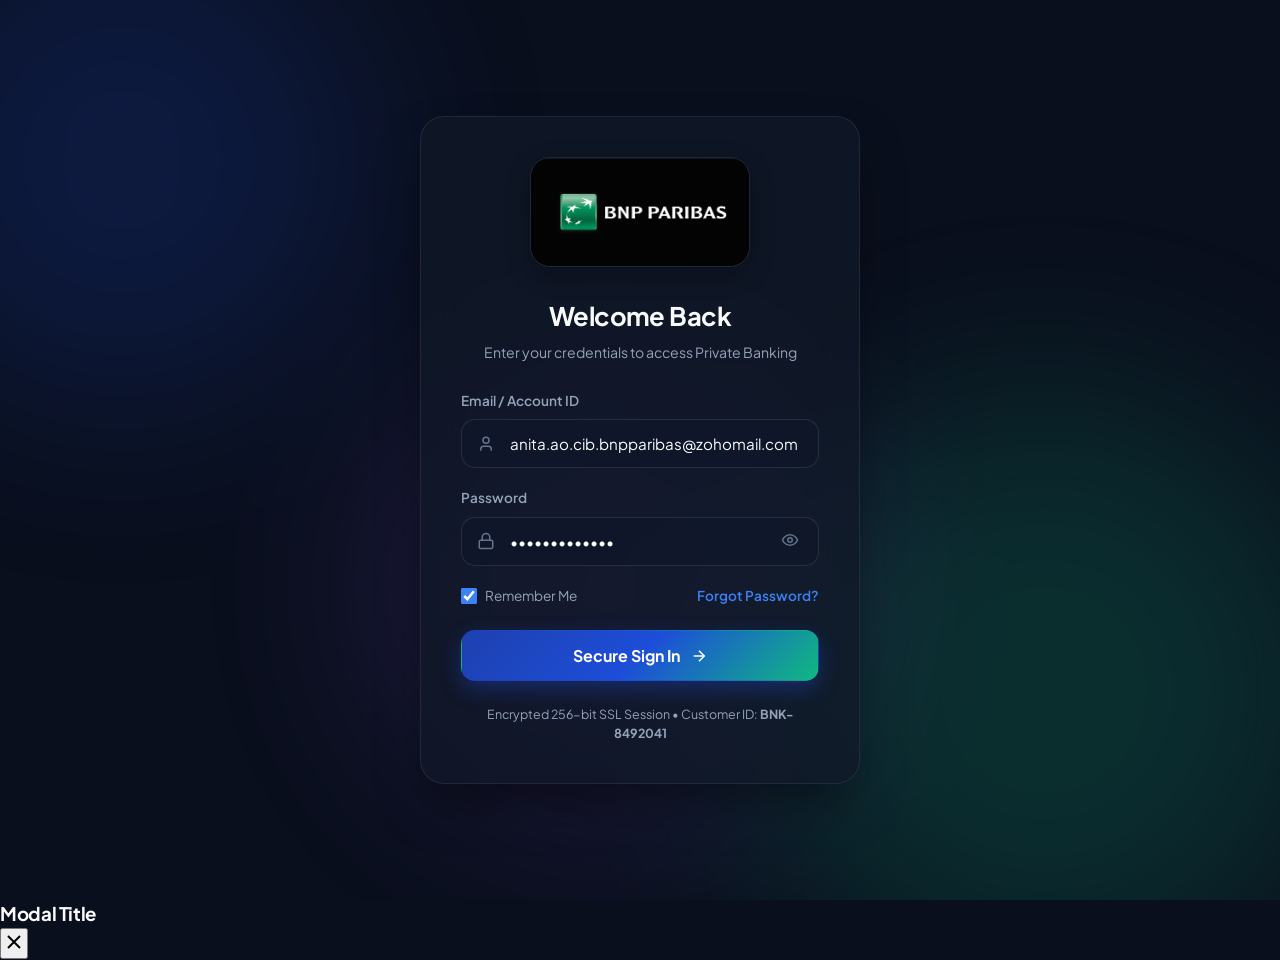
<file: index.html>
<!DOCTYPE html>
<html lang="en" data-theme="dark">

<head>
  <meta charset="UTF-8">
  <meta name="viewport" content="width=device-width, initial-scale=1.0">
  <title>BNP Paribas Securities Corp - Login</title>
  <meta name="description" content="Secure digital banking authentication portal.">
  <!-- Favicon -->
  <link rel="icon" type="image/png" href="assets/logo.png?v=3">
  <link rel="apple-touch-icon" href="assets/logo.png?v=3">
  <meta name="theme-color" content="#0A0F1D">
  <link rel="stylesheet" href="css/style.css">
  <link rel="stylesheet" href="css/animations.css">
  <style>
    .login-container {
      min-height: 100vh;
      display: flex;
      flex-direction: column;
      align-items: center;
      justify-content: center;
      padding: 20px;
      position: relative;
      z-index: 2;
    }

    .login-card {
      width: 100%;
      max-width: 440px;
      padding: 40px;
      background: rgba(17, 24, 39, 0.75);
      border: 1px solid var(--glass-border);
      border-radius: var(--radius-xl);
      backdrop-filter: blur(24px);
      -webkit-backdrop-filter: blur(24px);
      box-shadow: 0 25px 50px -12px rgba(0, 0, 0, 0.5);
    }

    .login-logo {
      text-align: center;
      margin-bottom: 32px;
    }

    .login-logo svg {
      width: 220px;
      height: 55px;
    }

    .login-header {
      text-align: center;
      margin-bottom: 28px;
    }

    .login-header h2 {
      font-size: 1.6rem;
      margin-bottom: 6px;
    }

    .login-header p {
      font-size: 0.88rem;
    }

    .login-options {
      display: flex;
      align-items: center;
      justify-content: space-between;
      margin-bottom: 24px;
      font-size: 0.85rem;
    }

    .remember-me {
      display: flex;
      align-items: center;
      gap: 8px;
      cursor: pointer;
      color: var(--text-secondary);
    }

    .remember-me input {
      accent-color: var(--accent-blue);
      width: 16px;
      height: 16px;
    }

    .forgot-link {
      color: var(--accent-blue);
      font-weight: 600;
    }

    .btn-login {
      width: 100%;
      padding: 14px;
      font-size: 1rem;
      font-weight: 700;
    }

    .login-footer-info {
      margin-top: 24px;
      text-align: center;
      font-size: 0.78rem;
      color: var(--text-muted);
    }

    @media (max-width: 480px) {
      .login-card {
        padding: 24px 16px;
        border-radius: var(--radius-lg);
      }

      .login-logo img {
        width: 70px !important;
        height: 70px !important;
      }

      .login-header h2 {
        font-size: 1.3rem;
      }

      .login-header p {
        font-size: 0.8rem;
      }

      .login-options {
        flex-direction: column;
        align-items: flex-start;
        gap: 12px;
      }
    }
  </style>
</head>

<body>

  <!-- Ambient Light Blobs -->
  <div class="ambient-bg">
    <div class="ambient-blob blob-1"></div>
    <div class="ambient-blob blob-2"></div>
    <div class="ambient-blob blob-3"></div>
  </div>

  <!-- Disclaimer Banner -->


  <main class="login-container">
    <div class="login-card slide-up">
      <div class="login-logo" style="text-align: center; margin-bottom: 24px;">
        <img src="assets/logo.png?v=3" alt="BNP Paribas Securities Corp Logo"
          style="width: 220px; height: 110px; object-fit: contain; border-radius: var(--radius-lg); box-shadow: 0 8px 24px rgba(0,0,0,0.3); border: 1px solid var(--glass-border);">
      </div>

      <div class="login-header">
        <h2>Welcome Back</h2>
        <p>Enter your credentials to access Private Banking</p>
      </div>

      <form id="loginForm" onsubmit="App.handleLogin(event)">
        <div class="form-group">
          <label class="form-label" for="username">Email / Account ID</label>
          <div class="input-with-icon">
            <span class="input-icon">
              <svg xmlns="http://www.w3.org/2000/svg" width="18" height="18" viewBox="0 0 24 24" fill="none"
                stroke="currentColor" stroke-width="2">
                <path d="M19 21v-2a4 4 0 0 0-4-4H9a4 4 0 0 0-4 4v2" />
                <circle cx="12" cy="7" r="4" />
              </svg>
            </span>
            <input type="text" id="username" class="form-control" value="anita.ao.cib.bnpparibas@zohomail.com" required
              placeholder="e.g. anita.ao.cib.bnpparibas@zohomail.com">
          </div>
        </div>

        <div class="form-group">
          <label class="form-label" for="password">Password</label>
          <div class="input-with-icon">
            <span class="input-icon">
              <svg xmlns="http://www.w3.org/2000/svg" width="18" height="18" viewBox="0 0 24 24" fill="none"
                stroke="currentColor" stroke-width="2">
                <rect x="3" y="11" width="18" height="11" rx="2" ry="2" />
                <path d="M7 11V7a5 5 0 0 1 10 0v4" />
              </svg>
            </span>
            <input type="password" id="password" class="form-control" value="DavidMck@3000" required
              placeholder="Enter password">
            <button type="button" class="input-toggle-pwd" onclick="App.togglePasswordVisibility()">
              <svg xmlns="http://www.w3.org/2000/svg" width="18" height="18" viewBox="0 0 24 24" fill="none"
                stroke="currentColor" stroke-width="2">
                <path d="M2 12s3-7 10-7 10 7 10 7-3 7-10 7-10-7-10-7Z" />
                <circle cx="12" cy="12" r="3" />
              </svg>
            </button>
          </div>
        </div>

        <div class="login-options">
          <label class="remember-me">
            <input type="checkbox" id="rememberMe" checked>
            <span>Remember Me</span>
          </label>
          <a href="#" class="forgot-link" onclick="App.handleForgot(event)">Forgot Password?</a>
        </div>

        <button type="submit" id="loginBtn" class="btn btn-primary btn-login">
          <span>Secure Sign In</span>
          <svg xmlns="http://www.w3.org/2000/svg" width="18" height="18" viewBox="0 0 24 24" fill="none"
            stroke="currentColor" stroke-width="2">
            <line x1="5" y1="12" x2="19" y2="12" />
            <polyline points="12 5 19 12 12 19" />
          </svg>
        </button>
      </form>

      <div class="login-footer-info">
        <p>Encrypted 256-bit SSL Session • Customer ID: <strong>BNK-8492041</strong></p>
      </div>
    </div>
  </main>


  <script src="js/storage.js"></script>
  <script src="js/helpers.js"></script>
  <script src="js/ui.js"></script>
  <script src="js/app.js"></script>
  <script>
    document.addEventListener('DOMContentLoaded', () => {
      UI.init();
      App.initLogin();
    });
  </script>
</body>

</html>
</file>
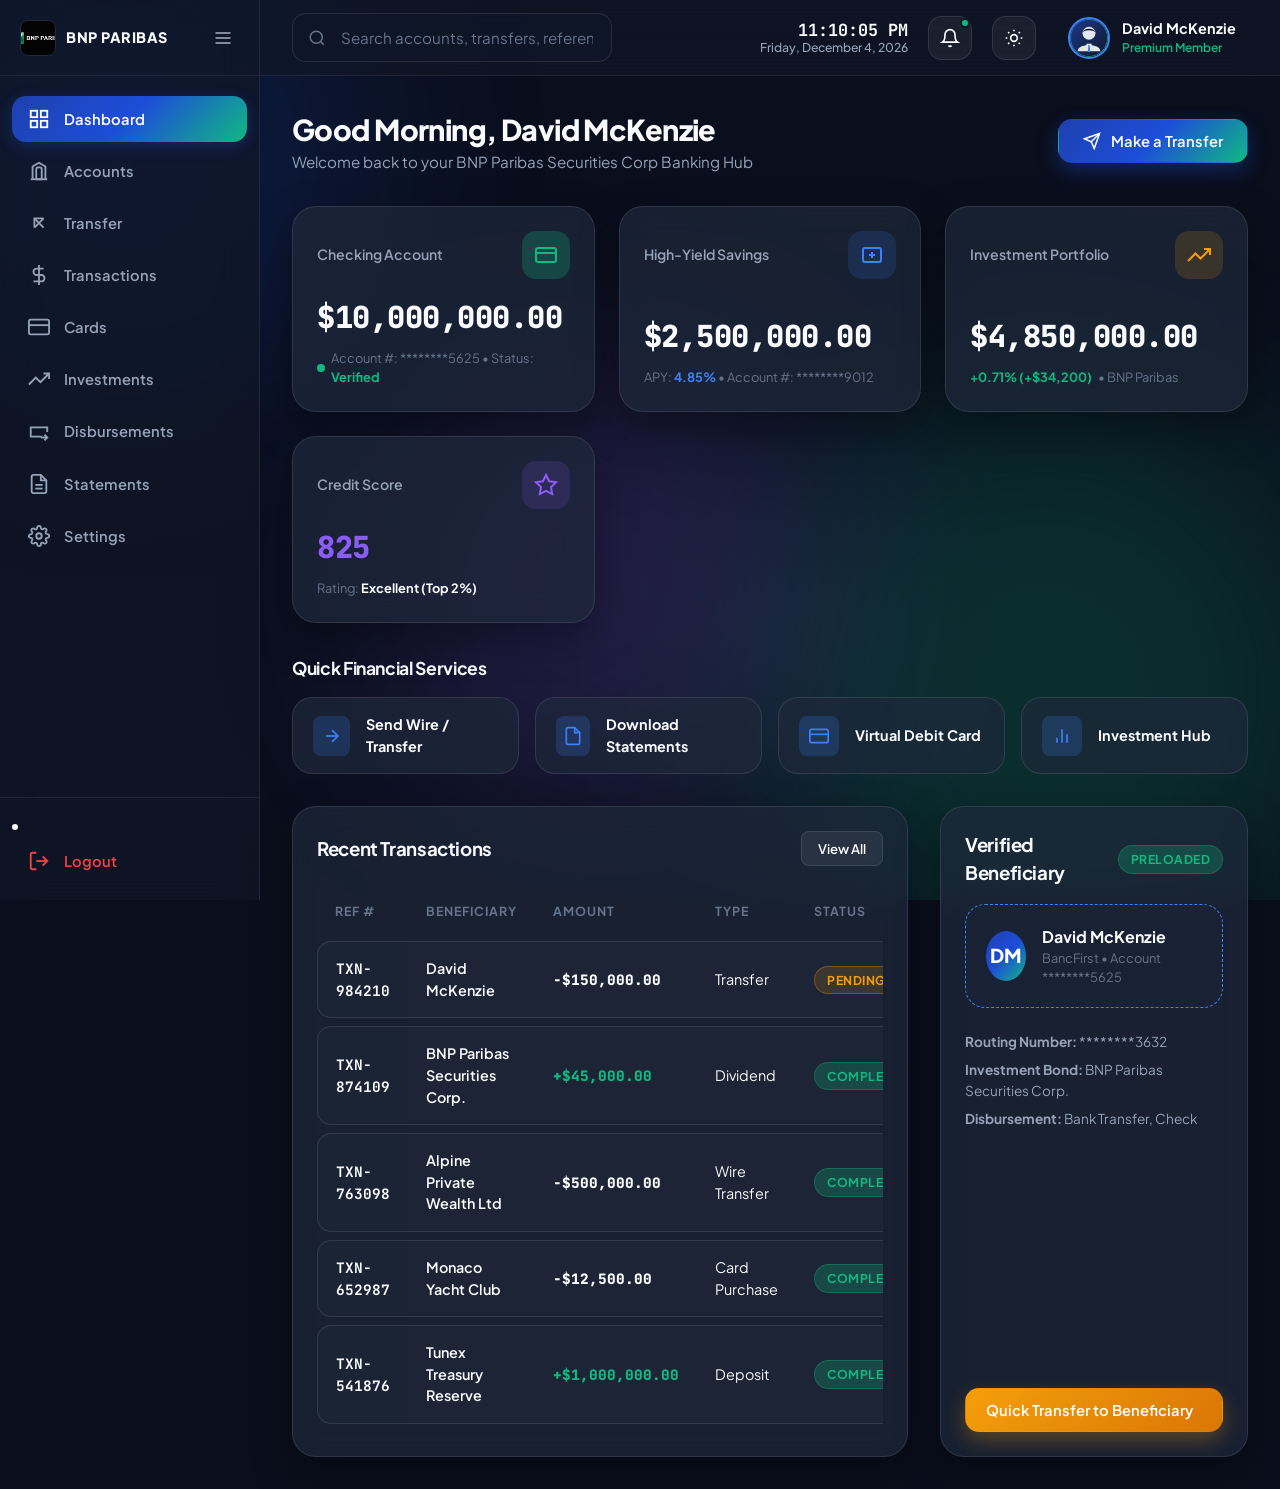
<file: dashboard.html>
<!DOCTYPE html>
<html lang="en" data-theme="dark">

<head>
  <meta charset="UTF-8">
  <meta name="viewport" content="width=device-width, initial-scale=1.0">
  <title>BNP Paribas Securities Corp - Dashboard</title>
  <meta name="description" content="BNP Paribas Securities Corp Online Banking Dashboard.">
  <!-- Favicon -->
  <link rel="icon" type="image/png" href="assets/logo.png?v=3">
  <link rel="apple-touch-icon" href="assets/logo.png?v=3">
  <meta name="theme-color" content="#0A0F1D">
  <link rel="stylesheet" href="css/style.css">
  <link rel="stylesheet" href="css/animations.css">
  <link rel="stylesheet" href="css/dashboard.css">
  <link rel="stylesheet" href="css/transfer.css">
  <link rel="stylesheet" href="css/responsive.css">
</head>

<body>

  <!-- Ambient Light Blobs -->
  <div class="ambient-bg">
    <div class="ambient-blob blob-1"></div>
    <div class="ambient-blob blob-2"></div>
    <div class="ambient-blob blob-3"></div>
  </div>

  <!-- Disclaimer Banner -->


  <div class="app-container">

    <!-- Sidebar Navigation -->
    <aside id="appSidebar" class="app-sidebar">
      <div class="sidebar-header">
        <a href="#" class="sidebar-logo" onclick="Dashboard.switchView('dashboard')"
          style="display: flex; align-items: center; gap: 10px;">
          <img src="assets/logo.png?v=3" alt="Logo"
            style="height: 36px; width: 36px; border-radius: 8px; object-fit: cover; border: 1px solid var(--glass-border);">
          <span class="sidebar-logo-text"
            style="font-size: 0.90rem; font-weight: 800; letter-spacing: 0.5px; color: var(--text-primary);">BNP
            PARIBAS</span>
        </a>
        <button class="sidebar-toggle-btn" onclick="Dashboard.toggleSidebar()" title="Toggle Sidebar">
          <svg xmlns="http://www.w3.org/2000/svg" width="20" height="20" viewBox="0 0 24 24" fill="none"
            stroke="currentColor" stroke-width="2">
            <line x1="3" y1="12" x2="21" y2="12" />
            <line x1="3" y1="6" x2="21" y2="6" />
            <line x1="3" y1="18" x2="21" y2="18" />
          </svg>
        </button>
      </div>

      <ul class="sidebar-menu">
        <li class="sidebar-menu-item active" data-view="dashboard">
          <a href="#" onclick="Dashboard.switchView('dashboard')">
            <svg xmlns="http://www.w3.org/2000/svg" width="22" height="22" viewBox="0 0 24 24" fill="none"
              stroke="currentColor" stroke-width="2">
              <rect x="3" y="3" width="7" height="7" />
              <rect x="14" y="3" width="7" height="7" />
              <rect x="14" y="14" width="7" height="7" />
              <rect x="3" y="14" width="7" height="7" />
            </svg>
            <span class="menu-label">Dashboard</span>
          </a>
        </li>
        <li class="sidebar-menu-item" data-view="accounts">
          <a href="#" onclick="Dashboard.switchView('accounts')">
            <svg xmlns="http://www.w3.org/2000/svg" width="22" height="22" viewBox="0 0 24 24" fill="none"
              stroke="currentColor" stroke-width="2">
              <path d="M3 21h18" />
              <path d="M5 21V7l7-4 7 4v14" />
              <path d="M9 10a2 2 0 0 1 2-2h2a2 2 0 0 1 2 2v11H9V10z" />
            </svg>
            <span class="menu-label">Accounts</span>
          </a>
        </li>
        <li class="sidebar-menu-item" data-view="transfer">
          <a href="#" onclick="Dashboard.switchView('transfer')">
            <svg xmlns="http://www.w3.org/2000/svg" width="22" height="22" viewBox="0 0 24 24" fill="none"
              stroke="currentColor" stroke-width="2">
              <line x1="17" y1="17" x2="7" y2="7" />
              <polyline points="7 17 7 7 17 7" />
              <line x1="7" y1="17" x2="17" y2="7" />
            </svg>
            <span class="menu-label">Transfer</span>
          </a>
        </li>
        <li class="sidebar-menu-item" data-view="transactions">
          <a href="#" onclick="Dashboard.switchView('transactions')">
            <svg xmlns="http://www.w3.org/2000/svg" width="22" height="22" viewBox="0 0 24 24" fill="none"
              stroke="currentColor" stroke-width="2">
              <line x1="12" y1="1" x2="12" y2="23" />
              <path d="M17 5H9.5a3.5 3.5 0 0 0 0 7h5a3.5 3.5 0 0 1 0 7H6" />
            </svg>
            <span class="menu-label">Transactions</span>
          </a>
        </li>
        <li class="sidebar-menu-item" data-view="cards">
          <a href="#" onclick="Dashboard.switchView('cards')">
            <svg xmlns="http://www.w3.org/2000/svg" width="22" height="22" viewBox="0 0 24 24" fill="none"
              stroke="currentColor" stroke-width="2">
              <rect x="1" y="4" width="22" height="16" rx="2" ry="2" />
              <line x1="1" y1="10" x2="23" y2="10" />
            </svg>
            <span class="menu-label">Cards</span>
          </a>
        </li>
        <li class="sidebar-menu-item" data-view="investments">
          <a href="#" onclick="Dashboard.switchView('investments')">
            <svg xmlns="http://www.w3.org/2000/svg" width="22" height="22" viewBox="0 0 24 24" fill="none"
              stroke="currentColor" stroke-width="2">
              <polyline points="23 6 13.5 15.5 8.5 10.5 1 18" />
              <polyline points="17 6 23 6 23 12" />
            </svg>
            <span class="menu-label">Investments</span>
          </a>
        </li>
        <li class="sidebar-menu-item" data-view="disbursements">
          <a href="#" onclick="Dashboard.switchView('disbursements')">
            <svg xmlns="http://www.w3.org/2000/svg" width="22" height="22" viewBox="0 0 24 24" fill="none"
              stroke="currentColor" stroke-width="2">
              <path d="M21 12V7H3v10h12" />
              <path d="M18 15l3 3-3 3" />
              <path d="M14 18h7" />
            </svg>
            <span class="menu-label">Disbursements</span>
          </a>
        </li>
        <li class="sidebar-menu-item" data-view="statements">
          <a href="#" onclick="Dashboard.switchView('statements')">
            <svg xmlns="http://www.w3.org/2000/svg" width="22" height="22" viewBox="0 0 24 24" fill="none"
              stroke="currentColor" stroke-width="2">
              <path d="M14 2H6a2 2 0 0 0-2 2v16a2 2 0 0 0 2 2h12a2 2 0 0 0 2-2V8z" />
              <polyline points="14 2 14 8 20 8" />
              <line x1="16" y1="13" x2="8" y2="13" />
              <line x1="16" y1="17" x2="8" y2="17" />
            </svg>
            <span class="menu-label">Statements</span>
          </a>
        </li>
        <li class="sidebar-menu-item" data-view="settings">
          <a href="#" onclick="Dashboard.switchView('settings')">
            <svg xmlns="http://www.w3.org/2000/svg" width="22" height="22" viewBox="0 0 24 24" fill="none"
              stroke="currentColor" stroke-width="2">
              <circle cx="12" cy="12" r="3" />
              <path
                d="M19.4 15a1.65 1.65 0 0 0 .33 1.82l.06.06a2 2 0 0 1 0 2.83 2 2 0 0 1-2.83 0l-.06-.06a1.65 1.65 0 0 0-1.82-.33 1.65 1.65 0 0 0-1 1.51V21a2 2 0 0 1-2 2 2 2 0 0 1-2-2v-.09A1.65 1.65 0 0 0 9 19.4a1.65 1.65 0 0 0-1.82.33l-.06.06a2 2 0 0 1-2.83 0 2 2 0 0 1 0-2.83l.06-.06a1.65 1.65 0 0 0 .33-1.82 1.65 1.65 0 0 0-1.51-1H3a2 2 0 0 1-2-2 2 2 0 0 1 2-2h.09A1.65 1.65 0 0 0 4.6 9a1.65 1.65 0 0 0-.33-1.82l-.06-.06a2 2 0 0 1 0-2.83 2 2 0 0 1 2.83 0l.06.06a1.65 1.65 0 0 0 1.82.33H9a1.65 1.65 0 0 0 1-1.51V3a2 2 0 0 1 2-2 2 2 0 0 1 2 2v.09a1.65 1.65 0 0 0 1 1.51 1.65 1.65 0 0 0 1.82-.33l.06-.06a2 2 0 0 1 2.83 0 2 2 0 0 1 0 2.83l-.06.06a1.65 1.65 0 0 0-.33 1.82V9a1.65 1.65 0 0 0 1.51 1H21a2 2 0 0 1 2 2 2 2 0 0 1-2 2h-.09a1.65 1.65 0 0 0-1.51 1z" />
            </svg>
            <span class="menu-label">Settings</span>
          </a>
        </li>
      </ul>

      <div class="sidebar-footer">
        <li class="sidebar-menu-item">
          <a href="#" onclick="App.logout()">
            <svg xmlns="http://www.w3.org/2000/svg" width="22" height="22" viewBox="0 0 24 24" fill="none"
              stroke="#EF4444" stroke-width="2">
              <path d="M9 21H5a2 2 0 0 1-2-2V5a2 2 0 0 1 2-2h4" />
              <polyline points="16 17 21 12 16 7" />
              <line x1="21" y1="12" x2="9" y2="12" />
            </svg>
            <span class="menu-label" style="color: var(--accent-danger);">Logout</span>
          </a>
        </li>
      </div>
    </aside>

    <!-- Main Content Area -->
    <main class="app-main">

      <!-- Header Top Bar -->
      <!-- Mobile Drawer Overlay Backdrop -->
      <div id="mobileDrawerOverlay" class="mobile-drawer-overlay" onclick="Dashboard.closeMobileDrawer()"></div>

      <header class="app-header">
        <div class="header-left">
          <!-- Mobile Hamburger Button (only visible on mobile) -->
          <button id="mobileMenuBtn" class="mobile-hamburger-btn" onclick="Dashboard.toggleSidebar()" title="Open Menu"
            aria-label="Open navigation menu">
            <span class="hamburger-line"></span>
            <span class="hamburger-line"></span>
            <span class="hamburger-line"></span>
          </button>

          <!-- Mobile Brand Logo (only visible on mobile, center of header) -->
          <div class="mobile-header-brand" onclick="Dashboard.switchView('dashboard')">
            <img src="assets/logo.png?v=3" alt="BNP Paribas"
              style="height: 28px; width: 28px; border-radius: 6px; object-fit: cover;">
            <span
              style="font-size: 0.78rem; font-weight: 800; letter-spacing: 0.5px; color: var(--text-primary); line-height: 1.2;">BNP
              PARIBAS<br><span
                style="font-size: 0.65rem; font-weight: 500; color: var(--text-secondary); letter-spacing: 0;">Securities
                Corp.</span></span>
          </div>

          <div class="header-search">
            <div class="input-with-icon">
              <span class="input-icon">
                <svg xmlns="http://www.w3.org/2000/svg" width="18" height="18" viewBox="0 0 24 24" fill="none"
                  stroke="currentColor" stroke-width="2">
                  <circle cx="11" cy="11" r="8" />
                  <line x1="21" y1="21" x2="16.65" y2="16.65" />
                </svg>
              </span>
              <input type="text" id="globalSearchInput" class="form-control"
                placeholder="Search accounts, transfers, reference #..." onkeyup="Dashboard.handleGlobalSearch(event)">
            </div>
          </div>
        </div>

        <div class="header-right">
          <!-- Digital Clock -->
          <div class="digital-clock-container">
            <div id="digitalClockTime" class="digital-clock-time">14:45:00 PM</div>
            <div id="digitalClockDate" class="digital-clock-date">Sunday, August 2, 2026</div>
          </div>

          <!-- Notification Bell -->
          <div class="notif-wrapper">
            <button class="btn-icon" onclick="Dashboard.toggleNotifications()" title="Notifications">
              <svg xmlns="http://www.w3.org/2000/svg" width="20" height="20" viewBox="0 0 24 24" fill="none"
                stroke="currentColor" stroke-width="2">
                <path d="M18 8A6 6 0 0 0 6 8c0 7-3 9-3 9h18s-3-2-3-9" />
                <path d="M13.73 21a2 2 0 0 1-3.46 0" />
              </svg>
              <div class="notif-badge"></div>
            </button>

            <div id="notifDropdown" class="notif-dropdown">
              <div class="notif-header">
                <h4 style="font-size: 0.95rem;">Notifications</h4>
                <span class="badge badge-info">3 New</span>
              </div>
              <div id="notifList" class="notif-list"></div>
            </div>
          </div>

          <!-- Theme Toggle -->
          <button id="themeToggleBtn" class="btn-icon" onclick="UI.toggleTheme()" title="Toggle Dark/Light Mode">
            <svg xmlns="http://www.w3.org/2000/svg" width="20" height="20" viewBox="0 0 24 24" fill="none"
              stroke="currentColor" stroke-width="2">
              <circle cx="12" cy="12" r="4" />
              <path
                d="M12 2v2M12 20v2M4.93 4.93l1.41 1.41M17.66 17.66l1.41 1.41M2 12h2M20 12h2M4.93 19.07l1.41-1.41M17.66 6.34l1.41-1.41" />
            </svg>
          </button>

          <!-- User Profile -->
          <div class="header-profile" onclick="Dashboard.switchView('settings')">
            <img src="assets/avatar.svg" alt="David McKenzie" class="profile-avatar">
            <div class="profile-info">
              <span class="profile-name">David McKenzie</span>
              <span class="profile-role">Premium Member</span>
            </div>
          </div>
        </div>
      </header>

      <!-- Content Body Views Hub -->
      <div class="content-body">

        <!-- ====================================================================
             VIEW 1: DASHBOARD HOME
             ==================================================================== -->
        <section id="view-dashboard" class="view-section active">
          <div class="dashboard-welcome-bar">
            <div>
              <h1 class="welcome-title">Good Morning, David McKenzie</h1>
              <p class="welcome-subtitle">Welcome back to your BNP Paribas Securities Corp Banking Hub</p>
            </div>
            <div style="display: flex; gap: 12px;">
              <button class="btn btn-primary" onclick="Dashboard.switchView('transfer')">
                <svg xmlns="http://www.w3.org/2000/svg" width="18" height="18" viewBox="0 0 24 24" fill="none"
                  stroke="currentColor" stroke-width="2">
                  <line x1="22" y1="2" x2="11" y2="13" />
                  <polygon points="22 2 15 22 11 13 2 9 22 2" />
                </svg>
                <span>Make a Transfer</span>
              </button>
            </div>
          </div>

          <!-- Account Summary Cards Grid -->
          <div class="account-cards-grid">
            <!-- Checking Card -->
            <div class="glass-card summary-card interactive">
              <div class="card-top">
                <span class="account-label">Checking Account</span>
                <div class="card-icon-badge emerald">
                  <svg xmlns="http://www.w3.org/2000/svg" width="24" height="24" viewBox="0 0 24 24" fill="none"
                    stroke="currentColor" stroke-width="2">
                    <rect x="2" y="5" width="20" height="14" rx="2" />
                    <line x1="2" y1="10" x2="22" y2="10" />
                  </svg>
                </div>
              </div>
              <div>
                <div id="checkingBalanceDisplay" class="account-balance-amount">$10,000,000.00</div>
                <div class="account-subtext">
                  <span class="pulse-active-dot"></span>
                  <span>Account #: ********5625 • Status: <strong
                      style="color:var(--accent-emerald)">Verified</strong></span>
                </div>
              </div>
            </div>

            <!-- Savings Card -->
            <div class="glass-card summary-card interactive">
              <div class="card-top">
                <span class="account-label">High-Yield Savings</span>
                <div class="card-icon-badge">
                  <svg xmlns="http://www.w3.org/2000/svg" width="24" height="24" viewBox="0 0 24 24" fill="none"
                    stroke="currentColor" stroke-width="2">
                    <path d="M19 5H5a2 2 0 0 0-2 2v10a2 2 0 0 0 2 2h14a2 2 0 0 0 2-2V7a2 2 0 0 0-2-2z" />
                    <path d="M12 9v6" />
                    <path d="M9 12h6" />
                  </svg>
                </div>
              </div>
              <div>
                <div id="savingsBalanceDisplay" class="account-balance-amount">$2,500,000.00</div>
                <div class="account-subtext">
                  <span>APY: <strong style="color:var(--accent-blue)">4.85%</strong> • Account #: ********9012</span>
                </div>
              </div>
            </div>

            <!-- Investment Card -->
            <div class="glass-card summary-card interactive" onclick="Dashboard.switchView('investments')">
              <div class="card-top">
                <span class="account-label">Investment Portfolio</span>
                <div class="card-icon-badge gold">
                  <svg xmlns="http://www.w3.org/2000/svg" width="24" height="24" viewBox="0 0 24 24" fill="none"
                    stroke="currentColor" stroke-width="2">
                    <polyline points="23 6 13.5 15.5 8.5 10.5 1 18" />
                    <polyline points="17 6 23 6 23 12" />
                  </svg>
                </div>
              </div>
              <div>
                <div id="investmentBalanceDisplay" class="account-balance-amount">$4,850,000.00</div>
                <div class="account-subtext">
                  <span style="color: var(--accent-emerald); font-weight:700;">+0.71% (+$34,200)</span>
                  <span>• BNP Paribas</span>
                </div>
              </div>
            </div>

            <!-- Credit Score Card -->
            <div class="glass-card summary-card interactive">
              <div class="card-top">
                <span class="account-label">Credit Score</span>
                <div class="card-icon-badge purple">
                  <svg xmlns="http://www.w3.org/2000/svg" width="24" height="24" viewBox="0 0 24 24" fill="none"
                    stroke="currentColor" stroke-width="2">
                    <polygon
                      points="12 2 15.09 8.26 22 9.27 17 14.14 18.18 21.02 12 17.77 5.82 21.02 7 14.14 2 9.27 8.91 8.26 12 2" />
                  </svg>
                </div>
              </div>
              <div>
                <div class="account-balance-amount" style="color: var(--accent-purple)">825</div>
                <div class="account-subtext">
                  <span>Rating: <strong style="color:var(--text-primary)">Excellent (Top 2%)</strong></span>
                </div>
              </div>
            </div>
          </div>

          <!-- Quick Action Buttons Strip -->
          <h3 style="margin-bottom: 16px; font-size: 1.1rem;">Quick Financial Services</h3>
          <div class="quick-actions-grid">
            <div class="action-card" onclick="Dashboard.switchView('transfer')">
              <div class="action-icon">
                <svg xmlns="http://www.w3.org/2000/svg" width="20" height="20" viewBox="0 0 24 24" fill="none"
                  stroke="currentColor" stroke-width="2">
                  <line x1="5" y1="12" x2="19" y2="12" />
                  <polyline points="12 5 19 12 12 19" />
                </svg>
              </div>
              <span class="action-title">Send Wire / Transfer</span>
            </div>
            <div class="action-card" onclick="Dashboard.switchView('statements')">
              <div class="action-icon">
                <svg xmlns="http://www.w3.org/2000/svg" width="20" height="20" viewBox="0 0 24 24" fill="none"
                  stroke="currentColor" stroke-width="2">
                  <path d="M14 2H6a2 2 0 0 0-2 2v16a2 2 0 0 0 2 2h12a2 2 0 0 0 2-2V8z" />
                  <polyline points="14 2 14 8 20 8" />
                </svg>
              </div>
              <span class="action-title">Download Statements</span>
            </div>
            <div class="action-card" onclick="Dashboard.switchView('cards')">
              <div class="action-icon">
                <svg xmlns="http://www.w3.org/2000/svg" width="20" height="20" viewBox="0 0 24 24" fill="none"
                  stroke="currentColor" stroke-width="2">
                  <rect x="1" y="4" width="22" height="16" rx="2" />
                  <line x1="1" y1="10" x2="23" y2="10" />
                </svg>
              </div>
              <span class="action-title">Virtual Debit Card</span>
            </div>
            <div class="action-card" onclick="Dashboard.switchView('investments')">
              <div class="action-icon">
                <svg xmlns="http://www.w3.org/2000/svg" width="20" height="20" viewBox="0 0 24 24" fill="none"
                  stroke="currentColor" stroke-width="2">
                  <line x1="18" y1="20" x2="18" y2="10" />
                  <line x1="12" y1="20" x2="12" y2="4" />
                  <line x1="6" y1="20" x2="6" y2="14" />
                </svg>
              </div>
              <span class="action-title">Investment Hub</span>
            </div>
          </div>

          <!-- Main Split View Layout -->
          <div class="dashboard-split-grid">
            <!-- Left Side: Recent Transactions Table -->
            <div class="glass-card">
              <div class="card-top">
                <h3>Recent Transactions</h3>
                <button class="btn btn-secondary btn-sm" onclick="Dashboard.switchView('transactions')">View
                  All</button>
              </div>
              <div class="table-responsive">
                <table class="custom-table">
                  <thead>
                    <tr>
                      <th>Ref #</th>
                      <th>Beneficiary</th>
                      <th>Amount</th>
                      <th>Type</th>
                      <th>Status</th>
                      <th>Date</th>
                    </tr>
                  </thead>
                  <tbody id="recentTransactionsTableBody"></tbody>
                </table>
              </div>
            </div>

            <!-- Right Side: Preloaded Beneficiary Widget -->
            <div class="glass-card" style="display: flex; flex-direction: column; justify-content: space-between;">
              <div>
                <div class="card-top">
                  <h3>Verified Beneficiary</h3>
                  <span class="badge badge-success">Preloaded</span>
                </div>

                <div class="beneficiary-card-preset">
                  <div class="beneficiary-info">
                    <div class="beneficiary-avatar">DM</div>
                    <div>
                      <div style="font-weight: 700; color: var(--text-primary);">David McKenzie</div>
                      <div style="font-size: 0.8rem; color: var(--text-muted);">BancFirst • Account ********5625</div>
                    </div>
                  </div>
                </div>

                <div
                  style="font-size: 0.85rem; color: var(--text-secondary); display: flex; flex-direction: column; gap: 8px; margin-bottom: 20px;">
                  <div><strong>Routing Number:</strong> ********3632</div>
                  <div><strong>Investment Bond:</strong> BNP Paribas Securities Corp.</div>
                  <div><strong>Disbursement:</strong> Bank Transfer, Check</div>
                </div>
              </div>

              <button class="btn btn-gold" style="width: 100%;" onclick="TransferWizard.startTransferWithPreset()">
                <span>Quick Transfer to Beneficiary</span>
                <svg xmlns="http://www.w3.org/2000/svg" width="18" height="18" viewBox="0 0 24 24" fill="none"
                  stroke="currentColor" stroke-width="2">
                  <line x1="5" y1="12" x2="19" y2="12" />
                  <polyline points="12 5 19 12 12 19" />
                </svg>
              </button>
            </div>
          </div>
        </section>

        <!-- ====================================================================
             VIEW: ACCOUNTS SECTION
             ==================================================================== -->
        <section id="view-accounts" class="view-section">
          <div class="dashboard-welcome-bar">
            <div>
              <h2>Asset &amp; Account Portfolio</h2>
              <p>Detailed overview of your holdings, rates, and historical sub-ledgers</p>
            </div>
            <button class="btn btn-primary btn-sm" onclick="AccountsManager.showInternalTransferModal()">
              <svg xmlns="http://www.w3.org/2000/svg" width="16" height="16" viewBox="0 0 24 24" fill="none"
                stroke="currentColor" stroke-width="2">
                <path d="M17 3L21 7L17 11" />
                <path d="M3 17L7 21L3 25" />
                <path d="M21 7H9a5 5 0 0 0-5 5v3" />
                <path d="M3 17h12a5 5 0 0 0 5-5V9" />
              </svg>
              <span>Internal Transfer</span>
            </button>
          </div>

          <!-- Accounts Selection Row -->
          <div class="account-cards-grid" style="margin-bottom: 28px;">
            <!-- Checking card interactive -->
            <div id="accCardChecking" class="glass-card summary-card interactive active-card"
              onclick="AccountsManager.selectAccount('checking')">
              <div class="card-top">
                <span class="account-label">Premium Checking</span>
                <div class="card-icon-badge emerald">
                  <svg xmlns="http://www.w3.org/2000/svg" width="24" height="24" viewBox="0 0 24 24" fill="none"
                    stroke="currentColor" stroke-width="2">
                    <rect x="2" y="5" width="20" height="14" rx="2" />
                    <line x1="2" y1="10" x2="22" y2="10" />
                  </svg>
                </div>
              </div>
              <div>
                <div id="accCheckingBal" class="account-balance-amount">$10,000,000.00</div>
                <div class="account-subtext">********5625 • Click to view ledger</div>
              </div>
            </div>

            <!-- Savings card interactive -->
            <div id="accCardSavings" class="glass-card summary-card interactive"
              onclick="AccountsManager.selectAccount('savings')">
              <div class="card-top">
                <span class="account-label">High-Yield Savings</span>
                <div class="card-icon-badge">
                  <svg xmlns="http://www.w3.org/2000/svg" width="24" height="24" viewBox="0 0 24 24" fill="none"
                    stroke="currentColor" stroke-width="2">
                    <path d="M19 5H5a2 2 0 0 0-2 2v10a2 2 0 0 0 2 2h14a2 2 0 0 0 2-2V7a2 2 0 0 0-2-2z" />
                    <path d="M12 9v6" />
                    <path d="M9 12h6" />
                  </svg>
                </div>
              </div>
              <div>
                <div id="accSavingsBal" class="account-balance-amount">$2,500,000.00</div>
                <div class="account-subtext">********9012 • Click to view ledger</div>
              </div>
            </div>

            <!-- Investment card interactive -->
            <div id="accCardInvestment" class="glass-card summary-card interactive"
              onclick="AccountsManager.selectAccount('investment')">
              <div class="card-top">
                <span class="account-label">Portfolio Investment</span>
                <div class="card-icon-badge gold">
                  <svg xmlns="http://www.w3.org/2000/svg" width="24" height="24" viewBox="0 0 24 24" fill="none"
                    stroke="currentColor" stroke-width="2">
                    <polyline points="23 6 13.5 15.5 8.5 10.5 1 18" />
                    <polyline points="17 6 23 6 23 12" />
                  </svg>
                </div>
              </div>
              <div>
                <div id="accInvestmentBal" class="account-balance-amount">$4,850,000.00</div>
                <div class="account-subtext">BNP Paribas • Click to view ledger</div>
              </div>
            </div>
          </div>

          <!-- Split Details and Ledger -->
          <div class="dashboard-split-grid">
            <!-- Left: Specific Account Details -->
            <div class="glass-card">
              <h3 id="accDetailsTitle" style="margin-bottom: 20px;">Account Specific Details</h3>
              <div id="accDetailsContent">
                <!-- Loaded dynamically by js/accounts.js -->
              </div>
            </div>

            <!-- Right: Sub-Ledger list -->
            <div class="glass-card" style="display: flex; flex-direction: column;">
              <h3 style="margin-bottom: 16px;">Account Sub-Ledger</h3>
              <div class="table-responsive" style="flex: 1; max-height: 380px; overflow-y: auto;">
                <table class="custom-table">
                  <thead>
                    <tr>
                      <th>Ref</th>
                      <th>Method / Detail</th>
                      <th>Amount</th>
                    </tr>
                  </thead>
                  <tbody id="accLedgerBody">
                    <!-- Loaded dynamically by js/accounts.js -->
                  </tbody>
                </table>
              </div>
            </div>
          </div>
        </section>

        <!-- ====================================================================
             VIEW 2: THREE-STAGE TRANSFER WIZARD
             ==================================================================== -->
        <section id="view-transfer" class="view-section">
          <div style="text-align: center; margin-bottom: 32px;">
            <h2>Secure Money Transfer Wizard</h2>
            <p>Three-stage verification, encryption, and real-time ledger dispatch</p>
          </div>

          <!-- Stepper Timeline -->
          <div class="stepper-container">
            <div class="stepper-progress-line">
              <div id="stepperProgressFill" class="stepper-progress-fill"></div>
            </div>

            <div id="stepIndicator1" class="stepper-step active">
              <div class="step-circle">1</div>
              <div class="step-label">Beneficiary</div>
            </div>

            <div id="stepIndicator2" class="stepper-step">
              <div class="step-circle">2</div>
              <div class="step-label">Details & Amount</div>
            </div>

            <div id="stepIndicator3" class="stepper-step">
              <div class="step-circle">3</div>
              <div class="step-label">Review & Confirm</div>
            </div>
          </div>

          <!-- STAGE 1: BENEFICIARY VERIFICATION -->
          <div id="transferStage1" class="transfer-stage-panel active">
            <div class="glass-card">
              <h3 style="margin-bottom: 20px;">Stage 1 – Beneficiary Verification</h3>

              <div class="form-group">
                <label class="form-label">Selected Beneficiary</label>
                <select id="transferBeneficiarySelect" class="form-control"
                  onchange="TransferWizard.onBeneficiaryChange()">
                  <option value="preset">David McKenzie (BancFirst - ********5625)</option>
                  <option value="custom">+ Add Custom Beneficiary</option>
                </select>
              </div>

              <!-- Beneficiary Details Grid -->
              <div id="beneficiaryDetailsFields" class="grid-2col-responsive" style="margin-bottom: 20px;">
                <div class="form-group">
                  <label class="form-label">Beneficiary Name</label>
                  <input type="text" id="benName" class="form-control" value="David McKenzie" readonly>
                </div>
                <div class="form-group">
                  <label class="form-label">Bank Name</label>
                  <input type="text" id="benBank" class="form-control" value="BancFirst" readonly>
                </div>
                <div class="form-group">
                  <label class="form-label">Account Number</label>
                  <input type="text" id="benAccount" class="form-control" value="********5625" readonly>
                </div>
                <div class="form-group">
                  <label class="form-label">Routing Number</label>
                  <input type="text" id="benRouting" class="form-control" value="********3632" readonly>
                </div>
                <div class="form-group">
                  <label class="form-label">Investment Bond</label>
                  <input type="text" id="benBond" class="form-control" value="BNP Paribas Securities Corp." readonly>
                </div>
                <div class="form-group">
                  <label class="form-label">Disbursement Method</label>
                  <select id="benMethod" class="form-control">
                    <option value="Bank Transfer">Bank Transfer (Instant ACH/Wire)</option>
                    <option value="Check">Cashier's Check Delivery</option>
                  </select>
                </div>
              </div>

              <!-- Verification Terminal Output Console -->
              <div id="verificationTerminal" class="terminal-console-box">
                <div id="terminalLogContent"></div>
              </div>

              <div style="display: flex; justify-content: flex-end; margin-top: 24px;">
                <button id="verifyBtn" class="btn btn-primary" onclick="TransferWizard.runVerificationStage1()">
                  <span>Verify Beneficiary</span>
                  <svg xmlns="http://www.w3.org/2000/svg" width="18" height="18" viewBox="0 0 24 24" fill="none"
                    stroke="currentColor" stroke-width="2">
                    <polyline points="20 6 9 17 4 12" />
                  </svg>
                </button>
              </div>
            </div>
          </div>

          <!-- STAGE 2: TRANSFER DETAILS & AMOUNT -->
          <div id="transferStage2" class="transfer-stage-panel">
            <div class="glass-card">
              <h3 style="margin-bottom: 20px;">Stage 2 – Transfer Details</h3>

              <!-- Live Balance Bar -->
              <div class="balance-live-bar">
                <div class="balance-item">
                  <span class="label">Available Checking Balance</span>
                  <span id="stage2AvailBalance" class="val">$10,000,000.00</span>
                </div>
                <div class="balance-item">
                  <span class="label">Remaining Balance After Transfer</span>
                  <span id="stage2RemainingBalance" class="val remaining">$10,000,000.00</span>
                </div>
              </div>

              <div class="form-group">
                <label class="form-label">Transfer Amount ($ USD)</label>
                <div class="input-with-icon">
                  <span class="input-icon" style="font-weight: 700; color: var(--accent-emerald);">$</span>
                  <input type="number" id="transferAmountInput" class="form-control" placeholder="e.g. 250000" min="1"
                    step="0.01" oninput="TransferWizard.updateLiveCalculations()">
                </div>
              </div>

              <div class="grid-2col-responsive">
                <div class="form-group">
                  <label class="form-label">Purpose of Transfer</label>
                  <select id="transferPurposeSelect" class="form-control">
                    <option value="Portfolio Realignment">Portfolio Realignment</option>
                    <option value="Asset Allocation">Asset Allocation</option>
                    <option value="Investment Disbursement">Investment Disbursement</option>
                    <option value="Personal Savings">Personal Savings</option>
                    <option value="Commercial Wire">Commercial Wire</option>
                  </select>
                </div>
                <div class="form-group">
                  <label class="form-label">Auto-Generated Reference #</label>
                  <input type="text" id="transferRefInput" class="form-control font-mono" readonly>
                </div>
              </div>

              <div style="display: flex; justify-content: space-between; margin-top: 24px;">
                <button class="btn btn-secondary" onclick="TransferWizard.goToStage(1)">Back</button>
                <button class="btn btn-primary" onclick="TransferWizard.proceedToStage3()">
                  <span>Continue to Review</span>
                  <svg xmlns="http://www.w3.org/2000/svg" width="18" height="18" viewBox="0 0 24 24" fill="none"
                    stroke="currentColor" stroke-width="2">
                    <line x1="5" y1="12" x2="19" y2="12" />
                    <polyline points="12 5 19 12 12 19" />
                  </svg>
                </button>
              </div>
            </div>
          </div>

          <!-- STAGE 3: REVIEW & CONFIRMATION -->
          <div id="transferStage3" class="transfer-stage-panel">
            <div class="glass-card">
              <h3 style="margin-bottom: 20px;">Stage 3 – Transfer Review & Confirmation</h3>

              <div class="review-summary-card">
                <div class="review-row">
                  <span class="review-key">Beneficiary Name</span>
                  <span id="revBenName" class="review-val">David McKenzie</span>
                </div>
                <div class="review-row">
                  <span class="review-key">Receiving Bank</span>
                  <span id="revBenBank" class="review-val">BancFirst</span>
                </div>
                <div class="review-row">
                  <span class="review-key">Account Number</span>
                  <span id="revBenAccount" class="review-val font-mono">********5625</span>
                </div>
                <div class="review-row">
                  <span class="review-key">Routing Number</span>
                  <span id="revBenRouting" class="review-val font-mono">********3632</span>
                </div>
                <div class="review-row">
                  <span class="review-key">Investment Bond</span>
                  <span id="revBenBond" class="review-val">BNP Paribas Securities Corp.</span>
                </div>
                <div class="review-row">
                  <span class="review-key">Disbursement Method</span>
                  <span id="revBenMethod" class="review-val">Bank Transfer</span>
                </div>
                <div class="review-row">
                  <span class="review-key">Purpose</span>
                  <span id="revPurpose" class="review-val">Portfolio Realignment</span>
                </div>
                <div class="review-row">
                  <span class="review-key">Reference Number</span>
                  <span id="revRef" class="review-val font-mono">TXN-849201</span>
                </div>
                <div class="review-row"
                  style="margin-top: 10px; padding-top: 16px; border-top: 2px solid var(--accent-emerald);">
                  <span class="review-key" style="font-size: 1.1rem; color: var(--text-primary);">Transfer Amount</span>
                  <span id="revAmount" class="review-val amount-highlight">$250,000.00</span>
                </div>
              </div>

              <div style="display: flex; justify-content: space-between;">
                <button class="btn btn-secondary" onclick="TransferWizard.goToStage(2)">Edit Details</button>
                <button id="confirmTransferBtn" class="btn btn-gold" onclick="TransferWizard.executeFinalTransfer()">
                  <span>Authorize & Confirm Transfer</span>
                  <svg xmlns="http://www.w3.org/2000/svg" width="18" height="18" viewBox="0 0 24 24" fill="none"
                    stroke="currentColor" stroke-width="2">
                    <rect x="3" y="11" width="18" height="11" rx="2" />
                    <path d="M7 11V7a5 5 0 0 1 10 0v4" />
                  </svg>
                </button>
              </div>
            </div>
          </div>

          <!-- TRANSFER SUCCESS PANEL (Hidden by default) -->
          <div id="transferSuccessPanel" class="transfer-stage-panel">
            <div class="glass-card transfer-success-box">
              <div class="checkmark-wrapper">
                <svg class="checkmark" xmlns="http://www.w3.org/2000/svg" viewBox="0 0 52 52">
                  <circle class="checkmark-circle" cx="26" cy="26" r="23" fill="none" />
                  <path class="checkmark-check" fill="none" d="M14.1 27.2l7.1 7.2 16.7-16.8" />
                </svg>
              </div>

              <h2>Transfer Submitted Successfully</h2>
              <p style="margin-top: 8px;">Your funds have been encrypted and dispatched via the banking network.</p>

              <div id="successRefBadge" class="success-ref-pill">TXN-849201</div>

              <div style="display: flex; gap: 12px; justify-content: center; flex-wrap: wrap; margin-top: 20px;">
                <button class="btn btn-primary" onclick="ReceiptManager.showCurrentReceiptModal()">View Receipt</button>
                <button class="btn btn-secondary" onclick="ReceiptManager.downloadCurrentReceiptHTML()">Download
                  Receipt</button>
                <button class="btn btn-secondary" onclick="ReceiptManager.printCurrentReceipt()">Print Receipt</button>
                <button class="btn btn-gold" onclick="Dashboard.switchView('dashboard')">Return to Dashboard</button>
              </div>
            </div>
          </div>
        </section>

        <!-- ====================================================================
             VIEW 3: TRANSACTIONS HISTORY
             ==================================================================== -->
        <section id="view-transactions" class="view-section">
          <div class="dashboard-welcome-bar">
            <div>
              <h2>Transaction Ledger</h2>
              <p>Complete record of historical transfers, deposits, and dividends</p>
            </div>
            <button class="btn btn-secondary" onclick="TransactionsManager.exportLedgerCSV()">
              <svg xmlns="http://www.w3.org/2000/svg" width="18" height="18" viewBox="0 0 24 24" fill="none"
                stroke="currentColor" stroke-width="2">
                <path d="M21 15v4a2 2 0 0 1-2 2H5a2 2 0 0 1-2-2v-4" />
                <polyline points="7 10 12 15 17 10" />
                <line x1="12" y1="15" x2="12" y2="3" />
              </svg>
              <span>Export to CSV</span>
            </button>
          </div>

          <div class="glass-card">
            <!-- Filter Controls Bar -->
            <div class="table-controls">
              <div style="display: flex; gap: 12px; flex-wrap: wrap; flex: 1;">
                <input type="text" id="txnSearchInput" class="form-control"
                  placeholder="Search reference # or beneficiary..." style="max-width: 280px;"
                  onkeyup="TransactionsManager.render()">
                <select id="txnTypeFilter" class="form-control" style="max-width: 160px;"
                  onchange="TransactionsManager.render()">
                  <option value="ALL">All Types</option>
                  <option value="Transfer">Transfers</option>
                  <option value="Deposit">Deposits</option>
                  <option value="Wire Transfer">Wires</option>
                  <option value="Dividend">Dividends</option>
                  <option value="Card Purchase">Card Purchases</option>
                </select>
                <select id="txnStatusFilter" class="form-control" style="max-width: 160px;"
                  onchange="TransactionsManager.render()">
                  <option value="ALL">All Statuses</option>
                  <option value="Completed">Completed</option>
                  <option value="Processing">Processing</option>
                </select>
              </div>
            </div>

            <!-- Full Ledger Table -->
            <div class="table-responsive">
              <table class="custom-table">
                <thead>
                  <tr>
                    <th>Ref Number</th>
                    <th>Beneficiary</th>
                    <th>Bank</th>
                    <th>Amount</th>
                    <th>Method</th>
                    <th>Status</th>
                    <th>Date & Time</th>
                    <th>Action</th>
                  </tr>
                </thead>
                <tbody id="fullTransactionsTableBody"></tbody>
              </table>
            </div>
          </div>
        </section>

        <!-- ====================================================================
             VIEW 4: INVESTMENT PORTFOLIO
             ==================================================================== -->
        <section id="view-investments" class="view-section">
          <div class="dashboard-welcome-bar">
            <div>
              <h2>Investment Portfolio</h2>
              <p>BNP Paribas Securities Corp. Wealth Management</p>
            </div>
          </div>

          <div class="investment-hero-grid">
            <!-- Canvas Growth Chart Card -->
            <div class="glass-card">
              <div class="card-top">
                <div>
                  <h3 style="font-size: 1.1rem;">Portfolio Growth Curve</h3>
                  <div style="font-size: 0.8rem; color: var(--text-muted);">Historical YTD Return</div>
                </div>
                <div style="text-align: right;">
                  <div
                    style="font-family: var(--font-mono); font-size: 1.4rem; font-weight: 800; color: var(--accent-emerald);">
                    +14.2% YTD</div>
                  <div style="font-size: 0.8rem; color: var(--text-secondary);">+$601,400.00</div>
                </div>
              </div>

              <!-- Interactive Line Canvas Chart -->
              <div class="canvas-container">
                <canvas id="growthChartCanvas"></canvas>
              </div>
            </div>

            <!-- Asset Allocation Donut Canvas Chart Card -->
            <div class="glass-card" style="display: flex; flex-direction: column; justify-content: space-between;">
              <div>
                <h3>Asset Allocation</h3>
                <div class="canvas-container" style="height: 200px; margin-top: 10px;">
                  <canvas id="allocationChartCanvas"></canvas>
                </div>
              </div>
              <div style="font-size: 0.85rem; display: flex; flex-direction: column; gap: 8px;">
                <div style="display: flex; justify-content: space-between;">
                  <span><strong style="color:#3B82F6">■</strong> US Sovereign Bonds</span>
                  <span class="font-mono">40% ($1,940,000)</span>
                </div>
                <div style="display: flex; justify-content: space-between;">
                  <span><strong style="color:#10B981">■</strong> BNP Securities Corp.</span>
                  <span class="font-mono">35% ($1,697,500)</span>
                </div>
                <div style="display: flex; justify-content: space-between;">
                  <span><strong style="color:#F59E0B">■</strong> Global Equities</span>
                  <span class="font-mono">25% ($1,212,500)</span>
                </div>
              </div>
            </div>
          </div>
        </section>

        <!-- ====================================================================
             VIEW 5: CARDS SECTION
             ==================================================================== -->
        <section id="view-cards" class="view-section">
          <div class="dashboard-welcome-bar">
            <div>
              <h2>Virtual Premium Debit Card</h2>
              <p>Manage physical and digital card parameters</p>
            </div>
          </div>

          <div style="max-width: 500px; margin: 0 auto;">
            <!-- 3D Card Flippable Component -->
            <div id="debitCardContainer" class="card-flip-container" onclick="Dashboard.flipDebitCard()">
              <div class="card-flip-inner">
                <!-- Front Side -->
                <div class="card-flip-front debit-card-visual">
                  <div style="display: flex; justify-content: space-between; align-items: center;">
                    <span style="font-weight: 800; letter-spacing: 2px;">BNP PARIBAS SECURITIES CORP</span>
                    <svg xmlns="http://www.w3.org/2000/svg" width="28" height="28" viewBox="0 0 24 24" fill="none"
                      stroke="currentColor" stroke-width="2">
                      <path d="M5 12.55a11 11 0 0 1 14.08 0" />
                      <path d="M1.42 9a16 16 0 0 1 21.16 0" />
                      <path d="M8.53 16.11a6 6 0 0 1 6.95 0" />
                      <line x1="12" y1="20" x2="12.01" y2="20" />
                    </svg>
                  </div>
                  <div class="card-chip"></div>
                  <div id="displayCardNumber" class="card-number-display">4532 •••• •••• 5625</div>
                  <div class="card-footer-info">
                    <div>
                      <div style="font-size: 0.65rem; opacity: 0.7;">CARD HOLDER</div>
                      <div class="card-holder-name">DAVID MCKENZIE</div>
                    </div>
                    <div>
                      <div style="font-size: 0.65rem; opacity: 0.7;">EXPIRES</div>
                      <div class="card-expiry">08/29</div>
                    </div>
                  </div>
                </div>

                <!-- Back Side -->
                <div class="card-flip-back debit-card-visual back">
                  <div class="magnetic-strip"></div>
                  <div style="margin-bottom: 20px;">
                    <div style="font-size: 0.65rem; color: var(--text-muted); margin-bottom: 4px;">AUTHORIZED SIGNATURE
                      & CVV</div>
                    <div class="signature-strip">
                      <span id="displayCVV">CVV: 882</span>
                    </div>
                  </div>
                  <div style="font-size: 0.7rem; color: var(--text-muted);">
                    Issued by Tunex Bank N.A. Customer Service +1 (800) 555-0199
                  </div>
                </div>
              </div>
            </div>

            <p style="text-align: center; font-size: 0.8rem; color: var(--text-muted); margin: 16px 0 32px;">Click card
              to flip</p>

            <!-- Card Controls Form -->
            <div class="glass-card">
              <h3 style="margin-bottom: 20px;">Card Controls</h3>
              <div style="display: flex; flex-direction: column; gap: 16px;">
                <div style="display: flex; align-items: center; justify-content: space-between;">
                  <span>Freeze Card</span>
                  <input type="checkbox" id="cardFreezeToggle" onchange="Dashboard.toggleCardFreeze()">
                </div>
                <div style="display: flex; align-items: center; justify-content: space-between;">
                  <span>Show Full Card Number</span>
                  <input type="checkbox" id="cardUnmaskToggle" onchange="Dashboard.toggleCardMask()">
                </div>
                <div style="display: flex; align-items: center; justify-content: space-between;">
                  <span>Contactless Payments</span>
                  <input type="checkbox" id="cardContactlessToggle" checked>
                </div>
              </div>
            </div>
          </div>
        </section>

        <!-- ====================================================================
             VIEW: DISBURSEMENTS
             ==================================================================== -->
        <section id="view-disbursements" class="view-section">
          <div class="dashboard-welcome-bar">
            <div>
              <h2>Disbursement Management</h2>
              <p>Select your preferred payout disbursement method (Bank Transfer or Cashier's Check)</p>
            </div>
          </div>

          <!-- ============================================================
               TAX & COMPLIANCE STATUS PANEL (from screenshot)
               ============================================================ -->
          <div class="glass-card compliance-status-panel" style="margin-bottom: 28px;">
            <div class="compliance-header">
              <div class="compliance-header-left">
                <svg xmlns="http://www.w3.org/2000/svg" width="18" height="18" viewBox="0 0 24 24" fill="none"
                  stroke="currentColor" stroke-width="2">
                  <path d="M12 22s8-4 8-10V5l-8-3-8 3v7c0 6 8 10 8 10z" />
                </svg>
                <span>Tax &amp; Compliance Information</span>
              </div>
              <p class="compliance-subtext">Tax information allows our marketplace to accurately report and withhold
                taxes on your product disbursements.</p>
            </div>

            <div class="compliance-grid">

              <!-- Column 1: VAT/GST -->
              <div class="compliance-item">
                <div class="compliance-item-label">
                  VAT / GST information
                  <a href="#" class="compliance-info-link" onclick="DisbursementManager.showVATInfo(event)">Info</a>
                </div>
                <div class="compliance-status-row">
                  <span class="compliance-check-icon">
                    <svg xmlns="http://www.w3.org/2000/svg" width="16" height="16" viewBox="0 0 24 24" fill="none"
                      stroke="currentColor" stroke-width="2.5">
                      <path d="M22 11.08V12a10 10 0 1 1-5.93-9.14" />
                      <polyline points="22 4 12 14.01 9 11.01" />
                    </svg>
                  </span>
                  <span class="compliance-status-text completed">Completed</span>
                </div>
                <a href="#" class="compliance-update-link" onclick="DisbursementManager.showVATInfo(event)">
                  Update VAT/GST information
                  <svg xmlns="http://www.w3.org/2000/svg" width="12" height="12" viewBox="0 0 24 24" fill="none"
                    stroke="currentColor" stroke-width="2">
                    <path d="M18 13v6a2 2 0 0 1-2 2H5a2 2 0 0 1-2-2V8a2 2 0 0 1 2-2h6" />
                    <polyline points="15 3 21 3 21 9" />
                    <line x1="10" y1="14" x2="21" y2="3" />
                  </svg>
                </a>
              </div>

              <!-- Column 2: Tax Interview -->
              <div class="compliance-item">
                <div class="compliance-item-label">Tax interview status</div>
                <div class="compliance-status-row">
                  <span class="compliance-check-icon">
                    <svg xmlns="http://www.w3.org/2000/svg" width="16" height="16" viewBox="0 0 24 24" fill="none"
                      stroke="currentColor" stroke-width="2.5">
                      <path d="M22 11.08V12a10 10 0 1 1-5.93-9.14" />
                      <polyline points="22 4 12 14.01 9 11.01" />
                    </svg>
                  </span>
                  <span class="compliance-status-text completed">Completed</span>
                </div>
                <div class="compliance-doc-badge">
                  <svg xmlns="http://www.w3.org/2000/svg" width="13" height="13" viewBox="0 0 24 24" fill="none"
                    stroke="currentColor" stroke-width="2">
                    <path d="M14 2H6a2 2 0 0 0-2 2v16a2 2 0 0 0 2 2h12a2 2 0 0 0 2-2V8z" />
                    <polyline points="14 2 14 8 20 8" />
                  </svg>
                  W-9 / W-8BEN · Certified
                </div>
              </div>

              <!-- Column 3: DAC7 -->
              <div class="compliance-item">
                <div class="compliance-item-label">DAC7 questionnaire status</div>
                <div class="compliance-status-row">
                  <span class="compliance-check-icon">
                    <svg xmlns="http://www.w3.org/2000/svg" width="16" height="16" viewBox="0 0 24 24" fill="none"
                      stroke="currentColor" stroke-width="2.5">
                      <path d="M22 11.08V12a10 10 0 1 1-5.93-9.14" />
                      <polyline points="22 4 12 14.01 9 11.01" />
                    </svg>
                  </span>
                  <span class="compliance-status-text completed">Completed</span>
                </div>
              </div>

              <!-- Column 4: Disbursement Status (highlighted green button) -->
              <div class="compliance-item disbursement-status-col">
                <button class="disbursement-status-badge" onclick="DisbursementManager.showDisbursementStatus()">
                  Disbursement Status
                </button>
                <div class="compliance-status-row" style="margin-top: 10px;">
                  <span class="compliance-pending-icon">
                    <svg xmlns="http://www.w3.org/2000/svg" width="14" height="14" viewBox="0 0 24 24" fill="none"
                      stroke="currentColor" stroke-width="2">
                      <circle cx="12" cy="12" r="10" />
                      <polyline points="12 6 12 12 16 14" />
                    </svg>
                  </span>
                  <span class="compliance-status-text pending">Initiated / pending...</span>
                  <a href="#" class="compliance-external-icon"
                    onclick="DisbursementManager.showDisbursementStatus(); return false;">
                    <svg xmlns="http://www.w3.org/2000/svg" width="13" height="13" viewBox="0 0 24 24" fill="none"
                      stroke="currentColor" stroke-width="2">
                      <path d="M18 13v6a2 2 0 0 1-2 2H5a2 2 0 0 1-2-2V8a2 2 0 0 1 2-2h6" />
                      <polyline points="15 3 21 3 21 9" />
                      <line x1="10" y1="14" x2="21" y2="3" />
                    </svg>
                  </a>
                </div>
              </div>

            </div>
          </div>
          <!-- END TAX & COMPLIANCE STATUS PANEL -->

          <div class="glass-card" style="max-width: 800px; margin: 0 auto;">
            <h3 style="margin-bottom: 20px;">1. Choose Disbursement Method</h3>

            <!-- Method Selector Cards Grid -->
            <div
              style="display: grid; grid-template-columns: repeat(auto-fit, minmax(260px, 1fr)); gap: 20px; margin-bottom: 28px;">
              <!-- Option A: Bank Transfer -->
              <div id="disburseMethodTransferCard" class="glass-card interactive"
                style="border: 2px solid var(--accent-blue); background: rgba(59, 130, 246, 0.08); cursor: pointer;"
                onclick="DisbursementManager.selectMethod('transfer')">
                <div style="display: flex; align-items: center; justify-content: space-between; margin-bottom: 12px;">
                  <div class="card-icon-badge emerald">
                    <svg xmlns="http://www.w3.org/2000/svg" width="24" height="24" viewBox="0 0 24 24" fill="none"
                      stroke="currentColor" stroke-width="2">
                      <line x1="17" y1="17" x2="7" y2="7" />
                      <polyline points="7 17 7 7 17 7" />
                      <line x1="7" y1="17" x2="17" y2="7" />
                    </svg>
                  </div>
                  <input type="radio" name="disbursementMethodRadio" value="transfer" checked
                    style="accent-color: var(--accent-blue); width: 20px; height: 20px;">
                </div>
                <h4 style="font-size: 1.1rem; margin-bottom: 6px;">Bank Transfer (ACH / Wire)</h4>
                <p style="font-size: 0.82rem; color: var(--text-secondary);">Direct instant electronic payout to your
                  verified receiving bank account.</p>
                <div style="margin-top: 12px; font-size: 0.78rem; color: var(--accent-emerald); font-weight: 700;">⚡
                  Speed: Same-Day / Instant</div>
              </div>

              <!-- Option B: Cashier's Check -->
              <div id="disburseMethodCheckCard" class="glass-card interactive"
                style="border: 1px solid var(--card-border); cursor: pointer;"
                onclick="DisbursementManager.selectMethod('check')">
                <div style="display: flex; align-items: center; justify-content: space-between; margin-bottom: 12px;">
                  <div class="card-icon-badge gold">
                    <svg xmlns="http://www.w3.org/2000/svg" width="24" height="24" viewBox="0 0 24 24" fill="none"
                      stroke="currentColor" stroke-width="2">
                      <rect x="2" y="6" width="20" height="12" rx="2" />
                      <path d="M6 12h4" />
                      <path d="M14 12h4" />
                    </svg>
                  </div>
                  <input type="radio" name="disbursementMethodRadio" value="check"
                    style="accent-color: var(--accent-gold); width: 20px; height: 20px;">
                </div>
                <h4 style="font-size: 1.1rem; margin-bottom: 6px;">Official Cashier's Check</h4>
                <p style="font-size: 0.82rem; color: var(--text-secondary);">Certified physical bank check dispatched
                  via secure trackable courier delivery.</p>
                <div style="margin-top: 12px; font-size: 0.78rem; color: var(--accent-gold); font-weight: 700;">📦
                  Delivery: 1-3 Business Days</div>
              </div>
            </div>

            <!-- Form Section -->
            <h3 style="margin-bottom: 20px;">2. Disbursement Details</h3>

            <!-- Dynamic Panel: Bank Transfer Fields -->
            <div id="disburseTransferFields">
              <div class="grid-2col-responsive">
                <div class="form-group">
                  <label class="form-label">Receiving Bank</label>
                  <input type="text" id="disburseBank" class="form-control" value="BancFirst" readonly>
                </div>
                <div class="form-group">
                  <label class="form-label">Beneficiary Account</label>
                  <input type="text" id="disburseAccount" class="form-control font-mono" value="********5625" readonly>
                </div>
              </div>
              <div class="form-group">
                <label class="form-label">Routing Number</label>
                <input type="text" id="disburseRouting" class="form-control font-mono" value="********3632" readonly>
              </div>
            </div>

            <!-- Dynamic Panel: Cashier's Check Fields (Hidden by default) -->
            <div id="disburseCheckFields" style="display: none;">
              <div class="form-group">
                <label class="form-label">Payee Full Name</label>
                <input type="text" id="disbursePayeeName" class="form-control" value="David McKenzie">
              </div>
              <div class="form-group">
                <label class="form-label">Mailing Address</label>
                <input type="text" id="disburseMailingAddress" class="form-control"
                  value="1211 N Villa Ave, Oklahoma City, OK 73107">
              </div>
              <div class="form-group">
                <label class="form-label">Courier Delivery Service</label>
                <select id="disburseCourier" class="form-control">
                  <option value="FedEx Overnight Priority">FedEx Overnight Priority (Guaranteed Next Day)</option>
                  <option value="UPS Express Saver">UPS Express Saver (2 Business Days)</option>
                  <option value="USPS Certified Mail">USPS Certified Mail (Trackable Standard)</option>
                </select>
              </div>
            </div>

            <!-- Common Amount & Ref Fields -->
            <div class="grid-2col-responsive" style="margin-top: 16px;">
              <div class="form-group">
                <label class="form-label">Disbursement Amount ($ USD)</label>
                <div class="input-with-icon">
                  <span class="input-icon" style="font-weight: 700; color: var(--accent-emerald);">$</span>
                  <input type="number" id="disburseAmountInput" class="form-control" placeholder="e.g. 500000" min="1"
                    step="0.01" oninput="DisbursementManager.updateCalculations()">
                </div>
              </div>
              <div class="form-group">
                <label class="form-label">Reference Number</label>
                <input type="text" id="disburseRefInput" class="form-control font-mono" readonly>
              </div>
            </div>

            <!-- Balance Summary Bar -->
            <div class="balance-live-bar" style="margin: 20px 0;">
              <div class="balance-item">
                <span class="label">Available Checking Balance</span>
                <span id="disburseAvailBal" class="val">$10,000,000.00</span>
              </div>
              <div class="balance-item">
                <span class="label">Balance After Disbursement</span>
                <span id="disburseRemBal" class="val remaining">$10,000,000.00</span>
              </div>
            </div>

            <div style="text-align: right; margin-top: 24px;">
              <button class="btn btn-gold" style="padding: 14px 28px;"
                onclick="DisbursementManager.processDisbursement()">
                <span>Process Disbursement</span>
                <svg xmlns="http://www.w3.org/2000/svg" width="18" height="18" viewBox="0 0 24 24" fill="none"
                  stroke="currentColor" stroke-width="2">
                  <line x1="5" y1="12" x2="19" y2="12" />
                  <polyline points="12 5 19 12 12 19" />
                </svg>
              </button>
            </div>
          </div>
        </section>

        <!-- ====================================================================
             VIEW 6: STATEMENTS
             ==================================================================== -->
        <section id="view-statements" class="view-section">
          <div class="dashboard-welcome-bar">
            <div>
              <h2>Monthly Account Statements</h2>
              <p>Generate certified financial ledger statements</p>
            </div>
          </div>

          <div class="glass-card" style="margin-bottom: 24px;">
            <div style="display: flex; gap: 16px; align-items: flex-end; flex-wrap: wrap;">
              <div class="form-group" style="margin: 0; min-width: 180px;">
                <label class="form-label">Select Month</label>
                <select id="statementMonth" class="form-control">
                  <option value="August 2026">August 2026</option>
                  <option value="July 2026">July 2026</option>
                  <option value="June 2026">June 2026</option>
                </select>
              </div>
              <button class="btn btn-primary" onclick="ReceiptManager.generateStatementView()">Generate
                Statement</button>
              <button class="btn btn-secondary" onclick="ReceiptManager.printCurrentStatement()">Print
                Statement</button>
            </div>
          </div>

          <!-- Statement Container Output -->
          <div id="statementOutputContainer" class="glass-card" style="display: none;"></div>
        </section>

        <!-- ====================================================================
             VIEW 7: SETTINGS
             ==================================================================== -->
        <section id="view-settings" class="view-section">
          <div class="dashboard-welcome-bar">
            <div>
              <h2>Account Settings</h2>
              <p>Personal profile, security options, and preferences</p>
            </div>
          </div>

          <div style="max-width: 700px;" class="glass-card">
            <h3 style="margin-bottom: 20px;">Profile Information</h3>
            <form onsubmit="Dashboard.saveProfileSettings(event)">
              <div class="grid-2col-responsive">
                <div class="form-group">
                  <label class="form-label">Full Name</label>
                  <input type="text" id="setFullName" class="form-control" value="David McKenzie">
                </div>
                <div class="form-group">
                  <label class="form-label">Customer ID</label>
                  <input type="text" class="form-control font-mono" value="BNK-8492041" readonly>
                </div>
              </div>
              <div class="form-group">
                <label class="form-label">Email Address</label>
                <input type="email" id="setEmail" class="form-control" value="******il53@yahoo.com">
              </div>
              <div class="form-group">
                <label class="form-label">Phone Number</label>
                <input type="text" id="setPhone" class="form-control" value="***-***-7676">
              </div>

              <div style="margin-top: 24px; text-align: right;">
                <button type="submit" class="btn btn-primary">Save Profile Changes</button>
              </div>
            </form>
          </div>
        </section>

      </div>
    </main>

  </div>



  <!-- JavaScript Modules -->
  <script src="js/storage.js"></script>
  <script src="js/helpers.js"></script>
  <script src="js/ui.js"></script>
  <script src="js/app.js"></script>
  <script src="js/receipt.js"></script>
  <script src="js/transactions.js"></script>
  <script src="js/transfer.js"></script>
  <script src="js/disbursements.js"></script>
  <script src="js/accounts.js"></script>
  <script src="js/dashboard.js"></script>

  <script>
    document.addEventListener('DOMContentLoaded', () => {
      // Auto-authenticate session for seamless demo access
      sessionStorage.setItem('tunex_authenticated', 'true');
      if (!sessionStorage.getItem('tunex_active_user')) {
        sessionStorage.setItem('tunex_active_user', 'david.mckenzie');
      }
      UI.init();
      Dashboard.init();
    });
  </script>
</body>

</html>
</file>
<file: css/style.css>
/* ==========================================================================
   TUNEX PRIVATE BANKING - DESIGN SYSTEM & STYLESHEET
   ========================================================================== */

@import url('https://fonts.googleapis.com/css2?family=JetBrains+Mono:wght@400;500;600;700&family=Plus+Jakarta+Sans:wght@300;400;500;600;700;800&display=swap');

/* --------------------------------------------------------------------------
   CSS Variables & Design Tokens (Dark Theme Default)
   -------------------------------------------------------------------------- */
:root {
  /* Color Palette - Premium Luxury Dark Mode */
  --bg-primary: #0A0F1D;
  --bg-secondary: #111827;
  --bg-tertiary: #1F2937;
  
  --glass-bg: rgba(17, 24, 39, 0.65);
  --glass-border: rgba(255, 255, 255, 0.08);
  --glass-shadow: 0 16px 40px rgba(0, 0, 0, 0.35);
  
  --card-bg: rgba(30, 41, 59, 0.7);
  --card-border: rgba(255, 255, 255, 0.1);
  --card-hover-border: rgba(59, 130, 246, 0.4);
  
  --text-primary: #F8FAFC;
  --text-secondary: #94A3B8;
  --text-muted: #64748B;
  
  --accent-blue: #3B82F6;
  --accent-blue-hover: #2563EB;
  --accent-royal: #1D4ED8;
  --accent-emerald: #10B981;
  --accent-emerald-glow: rgba(16, 185, 129, 0.25);
  --accent-gold: #F59E0B;
  --accent-danger: #EF4444;
  --accent-purple: #8B5CF6;
  
  --gradient-primary: linear-gradient(135deg, #1E40AF 0%, #1D4ED8 50%, #10B981 100%);
  --gradient-card: linear-gradient(135deg, rgba(30, 41, 59, 0.8) 0%, rgba(15, 23, 42, 0.9) 100%);
  --gradient-gold: linear-gradient(135deg, #F59E0B 0%, #D97706 100%);
  --gradient-glass: linear-gradient(135deg, rgba(255, 255, 255, 0.05) 0%, rgba(255, 255, 255, 0.01) 100%);
  
  --radius-sm: 8px;
  --radius-md: 14px;
  --radius-lg: 20px;
  --radius-xl: 24px;
  --radius-full: 9999px;
  
  --font-main: 'Plus Jakarta Sans', system-ui, -apple-system, sans-serif;
  --font-mono: 'JetBrains Mono', monospace;
  
  --transition-fast: 0.2s cubic-bezier(0.4, 0, 0.2, 1);
  --transition-normal: 0.3s cubic-bezier(0.4, 0, 0.2, 1);
  --transition-smooth: 0.4s cubic-bezier(0.16, 1, 0.3, 1);
  
  --topbar-height: 76px;
  --sidebar-width: 260px;
  --sidebar-collapsed-width: 80px;
}

/* Light Theme Variables */
[data-theme="light"] {
  --bg-primary: #F1F5F9;
  --bg-secondary: #FFFFFF;
  --bg-tertiary: #E2E8F0;
  
  --glass-bg: rgba(255, 255, 255, 0.85);
  --glass-border: rgba(0, 0, 0, 0.08);
  --glass-shadow: 0 16px 40px rgba(15, 23, 42, 0.08);
  
  --card-bg: #FFFFFF;
  --card-border: rgba(0, 0, 0, 0.08);
  --card-hover-border: rgba(59, 130, 246, 0.5);
  
  --text-primary: #0F172A;
  --text-secondary: #475569;
  --text-muted: #94A3B8;
  
  --gradient-card: linear-gradient(135deg, #FFFFFF 0%, #F8FAFC 100%);
  --gradient-glass: linear-gradient(135deg, rgba(255, 255, 255, 0.9) 0%, rgba(241, 245, 249, 0.9) 100%);
}

/* --------------------------------------------------------------------------
   Reset & Core Layout Setup
   -------------------------------------------------------------------------- */
*, *::before, *::after {
  box-sizing: border-box;
  margin: 0;
  padding: 0;
}

html, body {
  width: 100%;
  min-height: 100vh;
  font-family: var(--font-main);
  background-color: var(--bg-primary);
  color: var(--text-primary);
  line-height: 1.5;
  overflow-x: hidden;
  -webkit-font-smoothing: antialiased;
  -moz-osx-font-smoothing: grayscale;
}

/* Ambient Background Blobs */
.ambient-bg {
  position: fixed;
  top: 0;
  left: 0;
  width: 100vw;
  height: 100vh;
  pointer-events: none;
  z-index: 0;
  overflow: hidden;
}

.ambient-blob {
  position: absolute;
  border-radius: 50%;
  filter: blur(100px);
  opacity: 0.18;
  animation: blobFloat 20s infinite alternate ease-in-out;
}

.blob-1 {
  top: -10%;
  left: -10%;
  width: 500px;
  height: 500px;
  background: var(--accent-royal);
}

.blob-2 {
  bottom: -10%;
  right: -5%;
  width: 600px;
  height: 600px;
  background: var(--accent-emerald);
  animation-delay: -5s;
}

.blob-3 {
  top: 40%;
  left: 30%;
  width: 450px;
  height: 450px;
  background: var(--accent-purple);
  animation-delay: -10s;
}

/* --------------------------------------------------------------------------
   Fictional Demo Banner & Watermark
   -------------------------------------------------------------------------- */
.demo-disclaimer-banner {
  background: linear-gradient(90deg, #D97706 0%, #B45309 100%);
  color: #FFFFFF;
  font-size: 0.78rem;
  font-weight: 700;
  letter-spacing: 1px;
  text-transform: uppercase;
  text-align: center;
  padding: 6px 16px;
  position: relative;
  z-index: 1000;
  display: flex;
  align-items: center;
  justify-content: center;
  gap: 10px;
  box-shadow: 0 2px 10px rgba(0, 0, 0, 0.2);
}

.demo-disclaimer-banner span {
  display: inline-flex;
  align-items: center;
  gap: 6px;
}

/* Watermark */
.demo-watermark {
  position: fixed;
  bottom: 12px;
  right: 16px;
  background: rgba(15, 23, 42, 0.8);
  border: 1px solid rgba(245, 158, 11, 0.4);
  color: #F59E0B;
  padding: 4px 12px;
  border-radius: var(--radius-full);
  font-size: 0.7rem;
  font-weight: 700;
  letter-spacing: 1px;
  z-index: 9999;
  pointer-events: none;
  backdrop-filter: blur(8px);
}

/* --------------------------------------------------------------------------
   Typography & General UI Elements
   -------------------------------------------------------------------------- */
h1, h2, h3, h4, h5, h6 {
  font-weight: 700;
  color: var(--text-primary);
  letter-spacing: -0.02em;
}

p {
  color: var(--text-secondary);
}

a {
  color: var(--accent-blue);
  text-decoration: none;
  transition: color var(--transition-fast);
}

a:hover {
  color: var(--accent-emerald);
}

.font-mono {
  font-family: var(--font-mono);
}

/* Buttons */
.btn {
  display: inline-flex;
  align-items: center;
  justify-content: center;
  gap: 10px;
  padding: 12px 24px;
  border-radius: var(--radius-md);
  font-family: var(--font-main);
  font-size: 0.92rem;
  font-weight: 600;
  cursor: pointer;
  border: 1px solid transparent;
  transition: all var(--transition-normal);
  outline: none;
  user-select: none;
  white-space: nowrap;
}

.btn-primary {
  background: var(--gradient-primary);
  color: #FFFFFF;
  box-shadow: 0 8px 20px rgba(29, 78, 216, 0.35);
}

.btn-primary:hover {
  transform: translateY(-2px);
  box-shadow: 0 12px 28px rgba(16, 185, 129, 0.4);
  filter: brightness(1.1);
}

.btn-secondary {
  background: rgba(255, 255, 255, 0.06);
  color: var(--text-primary);
  border: 1px solid var(--card-border);
  backdrop-filter: blur(10px);
}

.btn-secondary:hover {
  background: rgba(255, 255, 255, 0.12);
  border-color: rgba(255, 255, 255, 0.2);
  transform: translateY(-2px);
}

.btn-gold {
  background: var(--gradient-gold);
  color: #FFFFFF;
  box-shadow: 0 8px 20px rgba(245, 158, 11, 0.3);
}

.btn-gold:hover {
  transform: translateY(-2px);
  box-shadow: 0 12px 28px rgba(245, 158, 11, 0.45);
}

.btn-danger {
  background: rgba(239, 68, 68, 0.15);
  color: var(--accent-danger);
  border: 1px solid rgba(239, 68, 68, 0.3);
}

.btn-danger:hover {
  background: var(--accent-danger);
  color: #FFFFFF;
}

.btn-icon {
  width: 44px;
  height: 44px;
  padding: 0;
  border-radius: var(--radius-md);
  background: rgba(255, 255, 255, 0.05);
  border: 1px solid var(--card-border);
  color: var(--text-primary);
  cursor: pointer;
  display: inline-flex;
  align-items: center;
  justify-content: center;
  transition: all var(--transition-fast);
}

.btn-icon:hover {
  background: rgba(255, 255, 255, 0.12);
  color: var(--accent-blue);
  transform: translateY(-1px);
}

.btn-sm {
  padding: 8px 16px;
  font-size: 0.82rem;
  border-radius: var(--radius-sm);
}

.btn:disabled, .btn.disabled {
  opacity: 0.5;
  cursor: not-allowed;
  transform: none !important;
  box-shadow: none !important;
}

/* Form Controls */
.form-group {
  display: flex;
  flex-direction: column;
  gap: 8px;
  margin-bottom: 20px;
}

.form-label {
  font-size: 0.85rem;
  font-weight: 600;
  color: var(--text-secondary);
  display: flex;
  align-items: center;
  justify-content: space-between;
}

.form-control {
  width: 100%;
  padding: 14px 18px;
  background: rgba(15, 23, 42, 0.6);
  border: 1px solid var(--card-border);
  border-radius: var(--radius-md);
  color: var(--text-primary);
  font-family: var(--font-main);
  font-size: 0.95rem;
  transition: all var(--transition-fast);
  outline: none;
}

[data-theme="light"] .form-control {
  background: #F8FAFC;
}

.form-control:focus {
  border-color: var(--accent-blue);
  box-shadow: 0 0 0 4px rgba(59, 130, 246, 0.15);
  background: rgba(15, 23, 42, 0.8);
}

.form-control::placeholder {
  color: var(--text-muted);
}

.input-with-icon {
  position: relative;
  display: flex;
  align-items: center;
}

.input-with-icon .form-control {
  padding-left: 48px;
}

.input-icon {
  position: absolute;
  left: 16px;
  color: var(--text-muted);
  pointer-events: none;
  display: flex;
  align-items: center;
  justify-content: center;
}

.input-toggle-pwd {
  position: absolute;
  right: 16px;
  background: none;
  border: none;
  color: var(--text-muted);
  cursor: pointer;
  padding: 4px;
}

.input-toggle-pwd:hover {
  color: var(--text-primary);
}

/* Select Control */
select.form-control {
  appearance: none;
  background-image: url("data:image/svg+xml,%3Csvg xmlns='http://www.w3.org/2000/svg' width='16' height='16' viewBox='0 0 24 24' fill='none' stroke='%2394A3B8' stroke-width='2' stroke-linecap='round' stroke-linejoin='round'%3E%3Cpath d='m6 9 6 6 6-6'/%3E%3C/svg%3E");
  background-repeat: no-repeat;
  background-position: right 16px center;
  padding-right: 44px;
}

/* Glass Card Component */
.glass-card {
  background: var(--card-bg);
  border: 1px solid var(--card-border);
  border-radius: var(--radius-xl);
  backdrop-filter: blur(16px);
  -webkit-backdrop-filter: blur(16px);
  box-shadow: var(--glass-shadow);
  padding: 24px;
  position: relative;
  overflow: hidden;
  transition: border-color var(--transition-normal), transform var(--transition-normal);
}

.glass-card.interactive:hover {
  border-color: var(--card-hover-border);
  transform: translateY(-4px);
}

/* Status Badges */
.badge {
  display: inline-flex;
  align-items: center;
  gap: 6px;
  padding: 4px 12px;
  border-radius: var(--radius-full);
  font-size: 0.76rem;
  font-weight: 700;
  text-transform: uppercase;
  letter-spacing: 0.5px;
}

.badge-success {
  background: var(--accent-emerald-glow);
  color: #10B981;
  border: 1px solid rgba(16, 185, 129, 0.3);
}

.badge-warning {
  background: rgba(245, 158, 11, 0.15);
  color: #F59E0B;
  border: 1px solid rgba(245, 158, 11, 0.3);
}

.badge-info {
  background: rgba(59, 130, 246, 0.15);
  color: #3B82F6;
  border: 1px solid rgba(59, 130, 246, 0.3);
}

.badge-danger {
  background: rgba(239, 68, 68, 0.15);
  color: #EF4444;
  border: 1px solid rgba(239, 68, 68, 0.3);
}

/* Custom Scrollbar */
::-webkit-scrollbar {
  width: 8px;
  height: 8px;
}

::-webkit-scrollbar-track {
  background: var(--bg-primary);
}

::-webkit-scrollbar-thumb {
  background: rgba(255, 255, 255, 0.15);
  border-radius: 4px;
}

::-webkit-scrollbar-thumb:hover {
  background: rgba(255, 255, 255, 0.3);
}

/* --------------------------------------------------------------------------
   Mobile-only elements — hidden by default on desktop
   -------------------------------------------------------------------------- */
.mobile-hamburger-btn {
  display: none;
}

.mobile-drawer-overlay {
  display: none;
}

.mobile-header-brand {
  display: none;
}

/* --------------------------------------------------------------------------
   Responsive Grid System
   -------------------------------------------------------------------------- */
.grid-2col-responsive {
  display: grid;
  grid-template-columns: repeat(2, 1fr);
  gap: 16px;
}
@media (max-width: 768px) {
  .grid-2col-responsive {
    grid-template-columns: 1fr;
  }
}
</file>
<file: css/animations.css>
/* ==========================================================================
   TUNEX - ANIMATIONS & TRANSITIONS
   ========================================================================== */

/* --------------------------------------------------------------------------
   Keyframe Animations
   -------------------------------------------------------------------------- */

/* Ambient Floating Blobs */
@keyframes blobFloat {
  0% {
    transform: translate(0px, 0px) scale(1);
  }
  50% {
    transform: translate(40px, -50px) scale(1.08);
  }
  100% {
    transform: translate(-30px, 30px) scale(0.95);
  }
}

/* Fade In Base */
@keyframes fadeIn {
  from {
    opacity: 0;
  }
  to {
    opacity: 1;
  }
}

.fade-in {
  animation: fadeIn 0.4s ease-out forwards;
}

/* Slide Up */
@keyframes slideUp {
  from {
    opacity: 0;
    transform: translateY(20px);
  }
  to {
    opacity: 1;
    transform: translateY(0);
  }
}

.slide-up {
  animation: slideUp 0.5s cubic-bezier(0.16, 1, 0.3, 1) forwards;
}

/* Glass Shimmer Highlight */
@keyframes glassShimmer {
  0% {
    background-position: -200% 0;
  }
  100% {
    background-position: 200% 0;
  }
}

.shimmer-bg {
  background: linear-gradient(
    90deg,
    rgba(255, 255, 255, 0) 0%,
    rgba(255, 255, 255, 0.08) 50%,
    rgba(255, 255, 255, 0) 100%
  );
  background-size: 200% 100%;
  animation: glassShimmer 3s infinite;
}

/* Skeleton Loading Pulse */
@keyframes skeletonPulse {
  0% {
    opacity: 0.4;
  }
  50% {
    opacity: 0.8;
  }
  100% {
    opacity: 0.4;
  }
}

.skeleton {
  background: rgba(255, 255, 255, 0.08);
  border-radius: var(--radius-sm);
  animation: skeletonPulse 1.5s infinite ease-in-out;
  pointer-events: none;
}

/* Pulse Dot */
@keyframes pulseDot {
  0% {
    box-shadow: 0 0 0 0 rgba(16, 185, 129, 0.7);
  }
  70% {
    box-shadow: 0 0 0 10px rgba(16, 185, 129, 0);
  }
  100% {
    box-shadow: 0 0 0 0 rgba(16, 185, 129, 0);
  }
}

.pulse-active-dot {
  width: 8px;
  height: 8px;
  background-color: var(--accent-emerald);
  border-radius: 50%;
  animation: pulseDot 2s infinite;
}

/* --------------------------------------------------------------------------
   3D Debit Card Flip Animation
   -------------------------------------------------------------------------- */
.card-flip-container {
  perspective: 1000px;
  width: 100%;
  height: 220px;
  cursor: pointer;
}

.card-flip-inner {
  position: relative;
  width: 100%;
  height: 100%;
  text-align: left;
  transition: transform 0.8s cubic-bezier(0.175, 0.885, 0.32, 1.275);
  transform-style: preserve-3d;
}

.card-flip-container.flipped .card-flip-inner {
  transform: rotateY(180deg);
}

.card-flip-front,
.card-flip-back {
  position: absolute;
  width: 100%;
  height: 100%;
  -webkit-backface-visibility: hidden;
  backface-visibility: hidden;
  border-radius: var(--radius-xl);
  overflow: hidden;
  box-shadow: 0 20px 40px rgba(0, 0, 0, 0.4);
}

.card-flip-back {
  transform: rotateY(180deg);
}

/* --------------------------------------------------------------------------
   Success Animated Checkmark
   -------------------------------------------------------------------------- */
.checkmark-wrapper {
  width: 80px;
  height: 80px;
  margin: 0 auto 20px;
  position: relative;
}

.checkmark-circle {
  stroke-dasharray: 166;
  stroke-dashoffset: 166;
  stroke-width: 4;
  stroke-miterlimit: 10;
  stroke: var(--accent-emerald);
  fill: none;
  animation: strokeCircle 0.6s cubic-bezier(0.65, 0, 0.45, 1) forwards;
}

.checkmark-check {
  transform-origin: 50% 50%;
  stroke-dasharray: 48;
  stroke-dashoffset: 48;
  stroke: var(--accent-emerald);
  stroke-width: 5;
  fill: none;
  animation: strokeCheck 0.4s cubic-bezier(0.65, 0, 0.45, 1) 0.6s forwards;
}

@keyframes strokeCircle {
  100% {
    stroke-dashoffset: 0;
  }
}

@keyframes strokeCheck {
  100% {
    stroke-dashoffset: 0;
  }
}

/* --------------------------------------------------------------------------
   Toast Notifications Animation
   -------------------------------------------------------------------------- */
@keyframes toastSlideIn {
  from {
    transform: translateX(120%);
    opacity: 0;
  }
  to {
    transform: translateX(0);
    opacity: 1;
  }
}

@keyframes toastSlideOut {
  from {
    transform: translateX(0);
    opacity: 1;
  }
  to {
    transform: translateX(120%);
    opacity: 0;
  }
}

/* --------------------------------------------------------------------------
   Modal Fade and Scale Animation
   -------------------------------------------------------------------------- */
@keyframes modalBackdropFade {
  from { opacity: 0; }
  to { opacity: 1; }
}

@keyframes modalContentPop {
  from {
    opacity: 0;
    transform: scale(0.92) translateY(20px);
  }
  to {
    opacity: 1;
    transform: scale(1) translateY(0);
  }
}
</file>
<file: css/dashboard.css>
/* ==========================================================================
   TUNEX - DASHBOARD & COMPONENT STYLES
   ========================================================================== */

/* --------------------------------------------------------------------------
   App Main Layout Grid
   -------------------------------------------------------------------------- */
.app-container {
  display: flex;
  min-height: 100vh;
  position: relative;
  z-index: 1;
}

/* Sidebar Navigation */
.app-sidebar {
  width: var(--sidebar-width);
  background: var(--glass-bg);
  border-right: 1px solid var(--glass-border);
  backdrop-filter: blur(20px);
  -webkit-backdrop-filter: blur(20px);
  display: flex;
  flex-direction: column;
  position: fixed;
  top: 0;
  bottom: 0;
  left: 0;
  z-index: 100;
  transition: width var(--transition-smooth), transform var(--transition-smooth);
}

.app-sidebar.collapsed {
  width: var(--sidebar-collapsed-width);
}

.sidebar-header {
  height: var(--topbar-height);
  padding: 0 20px;
  display: flex;
  align-items: center;
  justify-content: space-between;
  border-bottom: 1px solid var(--glass-border);
}

.sidebar-logo {
  display: flex;
  align-items: center;
  gap: 12px;
  overflow: hidden;
  text-decoration: none;
}

.sidebar-logo svg {
  height: 42px;
  flex-shrink: 0;
}

.sidebar-logo-text {
  font-size: 1.25rem;
  font-weight: 800;
  letter-spacing: 1px;
  color: var(--text-primary);
  white-space: nowrap;
  transition: opacity var(--transition-fast);
}

.app-sidebar.collapsed .sidebar-logo-text {
  opacity: 0;
  pointer-events: none;
  width: 0;
}

.sidebar-toggle-btn {
  background: none;
  border: none;
  color: var(--text-secondary);
  cursor: pointer;
  padding: 6px;
  border-radius: var(--radius-sm);
  display: flex;
  align-items: center;
  justify-content: center;
  transition: color var(--transition-fast);
}

.sidebar-toggle-btn:hover {
  color: var(--text-primary);
  background: rgba(255, 255, 255, 0.05);
}

.sidebar-menu {
  flex: 1;
  padding: 20px 12px;
  overflow-y: auto;
  display: flex;
  flex-direction: column;
  gap: 6px;
  list-style: none;
}

.sidebar-menu-item a {
  display: flex;
  align-items: center;
  gap: 14px;
  padding: 12px 16px;
  border-radius: var(--radius-md);
  color: var(--text-secondary);
  font-weight: 600;
  font-size: 0.92rem;
  transition: all var(--transition-fast);
  white-space: nowrap;
  position: relative;
}

.sidebar-menu-item a:hover {
  color: var(--text-primary);
  background: rgba(255, 255, 255, 0.06);
}

.sidebar-menu-item.active a {
  color: #FFFFFF;
  background: var(--gradient-primary);
  box-shadow: 0 4px 15px rgba(29, 78, 216, 0.3);
}

.sidebar-menu-item a svg {
  width: 22px;
  height: 22px;
  flex-shrink: 0;
}

.app-sidebar.collapsed .menu-label {
  display: none;
}

.sidebar-footer {
  padding: 16px 12px;
  border-top: 1px solid var(--glass-border);
}

/* --------------------------------------------------------------------------
   App Main Content Wrapper & Header
   -------------------------------------------------------------------------- */
.app-main {
  flex: 1;
  margin-left: var(--sidebar-width);
  display: flex;
  flex-direction: column;
  min-height: 100vh;
  transition: margin-left var(--transition-smooth);
}

.app-sidebar.collapsed + .app-main {
  margin-left: var(--sidebar-collapsed-width);
}

/* Header Top Bar */
.app-header {
  height: var(--topbar-height);
  background: var(--glass-bg);
  border-bottom: 1px solid var(--glass-border);
  backdrop-filter: blur(20px);
  -webkit-backdrop-filter: blur(20px);
  padding: 0 32px;
  display: flex;
  align-items: center;
  justify-content: space-between;
  position: sticky;
  top: 0;
  z-index: 90;
}

.header-left {
  display: flex;
  align-items: center;
  gap: 24px;
}

.header-search {
  width: 320px;
}

.header-right {
  display: flex;
  align-items: center;
  gap: 20px;
}

/* Digital Clock */
.digital-clock-container {
  text-align: right;
  line-height: 1.2;
}

.digital-clock-time {
  font-family: var(--font-mono);
  font-size: 1.05rem;
  font-weight: 700;
  color: var(--text-primary);
}

.digital-clock-date {
  font-size: 0.76rem;
  color: var(--text-secondary);
  font-weight: 500;
}

/* Notification Bell Dropdown Container */
.notif-wrapper {
  position: relative;
}

.notif-badge {
  position: absolute;
  top: 2px;
  right: 2px;
  width: 10px;
  height: 10px;
  background-color: var(--accent-emerald);
  border-radius: 50%;
  border: 2px solid var(--bg-secondary);
}

.notif-dropdown {
  position: absolute;
  top: calc(100% + 12px);
  right: 0;
  width: 360px;
  background: var(--bg-secondary);
  border: 1px solid var(--card-border);
  border-radius: var(--radius-lg);
  box-shadow: var(--glass-shadow);
  padding: 16px;
  display: none;
  z-index: 200;
}

.notif-dropdown.show {
  display: block;
  animation: slideUp 0.3s ease-out;
}

.notif-header {
  display: flex;
  align-items: center;
  justify-content: space-between;
  padding-bottom: 12px;
  border-bottom: 1px solid var(--card-border);
  margin-bottom: 12px;
}

.notif-list {
  max-height: 300px;
  overflow-y: auto;
  display: flex;
  flex-direction: column;
  gap: 10px;
}

.notif-item {
  padding: 10px;
  border-radius: var(--radius-sm);
  background: rgba(255, 255, 255, 0.03);
  font-size: 0.85rem;
}

.notif-item-title {
  font-weight: 600;
  color: var(--text-primary);
  margin-bottom: 2px;
}

.notif-item-time {
  font-size: 0.72rem;
  color: var(--text-muted);
}

/* User Profile Header Dropdown */
.header-profile {
  display: flex;
  align-items: center;
  gap: 12px;
  cursor: pointer;
  padding: 6px 12px;
  border-radius: var(--radius-md);
  transition: background var(--transition-fast);
}

.header-profile:hover {
  background: rgba(255, 255, 255, 0.05);
}

.profile-avatar {
  width: 42px;
  height: 42px;
  border-radius: 50%;
  object-fit: cover;
  border: 2px solid var(--accent-blue);
}

.profile-info {
  display: flex;
  flex-direction: column;
}

.profile-name {
  font-weight: 700;
  font-size: 0.9rem;
  color: var(--text-primary);
}

.profile-role {
  font-size: 0.75rem;
  color: var(--accent-emerald);
  font-weight: 600;
}

/* Main View Body */
.content-body {
  padding: 32px;
  flex: 1;
}

/* View Sections (SPA Navigation Hide/Show) */
.view-section {
  display: none;
}

.view-section.active {
  display: block;
  animation: fadeIn 0.4s ease-out;
}

/* --------------------------------------------------------------------------
   Dashboard Overview Grid & Cards
   -------------------------------------------------------------------------- */
.dashboard-welcome-bar {
  display: flex;
  align-items: center;
  justify-content: space-between;
  margin-bottom: 32px;
}

.welcome-title {
  font-size: 1.8rem;
  font-weight: 800;
}

.welcome-subtitle {
  color: var(--text-secondary);
  font-size: 0.95rem;
}

/* Grid Layout for Cards */
.account-cards-grid {
  display: grid;
  grid-template-columns: repeat(auto-fit, minmax(260px, 1fr));
  gap: 24px;
  margin-bottom: 32px;
}

.summary-card {
  display: flex;
  flex-direction: column;
  justify-content: space-between;
  min-height: 160px;
}

.summary-card.active-card {
  border-color: var(--accent-emerald) !important;
  background: rgba(16, 185, 129, 0.08) !important;
  box-shadow: 0 8px 30px rgba(16, 185, 129, 0.15) !important;
}

.card-top {
  display: flex;
  align-items: center;
  justify-content: space-between;
  margin-bottom: 16px;
}

.card-icon-badge {
  width: 48px;
  height: 48px;
  border-radius: var(--radius-md);
  display: flex;
  align-items: center;
  justify-content: center;
  background: rgba(59, 130, 246, 0.15);
  color: var(--accent-blue);
}

.card-icon-badge.emerald {
  background: var(--accent-emerald-glow);
  color: var(--accent-emerald);
}

.card-icon-badge.gold {
  background: rgba(245, 158, 11, 0.15);
  color: var(--accent-gold);
}

.card-icon-badge.purple {
  background: rgba(139, 92, 246, 0.15);
  color: var(--accent-purple);
}

.account-label {
  font-size: 0.88rem;
  font-weight: 600;
  color: var(--text-secondary);
}

.account-balance-amount {
  font-family: var(--font-mono);
  font-size: 1.9rem;
  font-weight: 800;
  color: var(--text-primary);
  letter-spacing: -0.5px;
}

.account-subtext {
  font-size: 0.8rem;
  color: var(--text-muted);
  display: flex;
  align-items: center;
  gap: 6px;
  margin-top: 8px;
}

/* Quick Actions Strip */
.quick-actions-grid {
  display: grid;
  grid-template-columns: repeat(auto-fit, minmax(180px, 1fr));
  gap: 16px;
  margin-bottom: 32px;
}

.action-card {
  display: flex;
  align-items: center;
  gap: 16px;
  padding: 16px 20px;
  border-radius: var(--radius-lg);
  background: var(--card-bg);
  border: 1px solid var(--card-border);
  cursor: pointer;
  transition: all var(--transition-normal);
}

.action-card:hover {
  background: rgba(255, 255, 255, 0.08);
  border-color: var(--accent-blue);
  transform: translateY(-2px);
}

.action-icon {
  width: 40px;
  height: 40px;
  border-radius: var(--radius-sm);
  background: rgba(59, 130, 246, 0.2);
  color: var(--accent-blue);
  display: flex;
  align-items: center;
  justify-content: center;
}

.action-title {
  font-weight: 700;
  font-size: 0.9rem;
  color: var(--text-primary);
}

/* Main Split View: Left Content & Right Sidebar Widgets */
.dashboard-split-grid {
  display: grid;
  grid-template-columns: 2fr 1fr;
  gap: 32px;
}

/* --------------------------------------------------------------------------
   3D Luxury Debit Card Styling
   -------------------------------------------------------------------------- */
.debit-card-visual {
  background: linear-gradient(135deg, #1E293B 0%, #0F172A 50%, #1E3A8A 100%);
  border: 1px solid rgba(255, 255, 255, 0.2);
  padding: 24px;
  display: flex;
  flex-direction: column;
  justify-content: space-between;
  color: #FFFFFF;
}

.debit-card-visual.back {
  background: linear-gradient(135deg, #0F172A 0%, #1E293B 100%);
}

.magnetic-strip {
  width: 100%;
  height: 40px;
  background: #000000;
  margin: 10px -24px 20px;
}

.signature-strip {
  background: #E2E8F0;
  height: 36px;
  border-radius: var(--radius-sm);
  display: flex;
  align-items: center;
  justify-content: flex-end;
  padding: 0 12px;
  color: #0F172A;
  font-family: var(--font-mono);
  font-weight: 700;
}

.card-chip {
  width: 44px;
  height: 32px;
  background: linear-gradient(135deg, #F59E0B 0%, #D97706 100%);
  border-radius: 6px;
  position: relative;
  overflow: hidden;
}

.card-chip::after {
  content: '';
  position: absolute;
  top: 50%;
  left: 0;
  right: 0;
  height: 1px;
  background: rgba(0, 0, 0, 0.3);
}

.card-number-display {
  font-family: var(--font-mono);
  font-size: 1.25rem;
  letter-spacing: 3px;
  font-weight: 700;
  margin: 20px 0;
  text-shadow: 0 2px 4px rgba(0, 0, 0, 0.5);
}

.card-footer-info {
  display: flex;
  align-items: flex-end;
  justify-content: space-between;
}

.card-holder-name {
  font-size: 0.85rem;
  font-weight: 700;
  text-transform: uppercase;
  letter-spacing: 1px;
}

.card-expiry {
  font-family: var(--font-mono);
  font-size: 0.85rem;
}

/* --------------------------------------------------------------------------
   Investment Canvas & Stats Styling
   -------------------------------------------------------------------------- */
.investment-hero-grid {
  display: grid;
  grid-template-columns: 2fr 1fr;
  gap: 24px;
  margin-bottom: 32px;
}

.canvas-container {
  position: relative;
  width: 100%;
  height: 300px;
  margin-top: 20px;
}

canvas {
  width: 100% !important;
  height: 100% !important;
}

/* --------------------------------------------------------------------------
   Data Tables & Controls
   -------------------------------------------------------------------------- */
.table-controls {
  display: flex;
  align-items: center;
  justify-content: space-between;
  gap: 16px;
  margin-bottom: 24px;
  flex-wrap: wrap;
}

.table-responsive {
  width: 100%;
  overflow-x: auto;
}

.custom-table {
  width: 100%;
  border-collapse: separate;
  border-spacing: 0 8px;
}

.custom-table th {
  padding: 12px 18px;
  text-align: left;
  font-size: 0.78rem;
  font-weight: 700;
  text-transform: uppercase;
  color: var(--text-muted);
  letter-spacing: 1px;
}

.custom-table td {
  padding: 16px 18px;
  background: rgba(255, 255, 255, 0.02);
  border-top: 1px solid var(--card-border);
  border-bottom: 1px solid var(--card-border);
  font-size: 0.9rem;
}

.custom-table tr td:first-child {
  border-left: 1px solid var(--card-border);
  border-top-left-radius: var(--radius-md);
  border-bottom-left-radius: var(--radius-md);
}

.custom-table tr td:last-child {
  border-right: 1px solid var(--card-border);
  border-top-right-radius: var(--radius-md);
  border-bottom-right-radius: var(--radius-md);
}

.custom-table tr:hover td {
  background: rgba(255, 255, 255, 0.06);
}

/* --------------------------------------------------------------------------
   Modals Setup
   -------------------------------------------------------------------------- */
.modal-backdrop {
  position: fixed;
  top: 0;
  left: 0;
  width: 100vw;
  height: 100vh;
  background: rgba(10, 15, 29, 0.8);
  backdrop-filter: blur(12px);
  z-index: 9000;
  display: flex;
  align-items: center;
  justify-content: center;
  opacity: 0;
  pointer-events: none;
  transition: opacity 0.3s ease;
}

.modal-backdrop.show {
  opacity: 1;
  pointer-events: auto;
}

.modal-dialog {
  width: 90%;
  max-width: 600px;
  max-height: 90vh;
  overflow-y: auto;
  background: var(--bg-secondary);
  border: 1px solid var(--card-border);
  border-radius: var(--radius-xl);
  box-shadow: 0 25px 50px -12px rgba(0, 0, 0, 0.6);
  padding: 32px;
  transform: scale(0.95);
  transition: transform 0.3s cubic-bezier(0.16, 1, 0.3, 1);
}

.modal-backdrop.show .modal-dialog {
  transform: scale(1);
}

.modal-header {
  display: flex;
  align-items: center;
  justify-content: space-between;
  margin-bottom: 24px;
}

.modal-close {
  background: none;
  border: none;
  color: var(--text-muted);
  cursor: pointer;
  padding: 4px;
  transition: color var(--transition-fast);
}

.modal-close:hover {
  color: var(--text-primary);
}

/* Toast Container */
.toast-container {
  position: fixed;
  bottom: 24px;
  right: 24px;
  z-index: 10000;
  display: flex;
  flex-direction: column;
  gap: 12px;
}

.toast {
  min-width: 300px;
  padding: 14px 20px;
  border-radius: var(--radius-lg);
  background: var(--bg-secondary);
  border: 1px solid var(--card-border);
  box-shadow: 0 10px 30px rgba(0, 0, 0, 0.4);
  display: flex;
  align-items: center;
  gap: 14px;
  font-size: 0.9rem;
  color: var(--text-primary);
  animation: toastSlideIn 0.3s cubic-bezier(0.16, 1, 0.3, 1) forwards;
}

.toast.toast-success {
  border-left: 4px solid var(--accent-emerald);
}

.toast.toast-error {
  border-left: 4px solid var(--accent-danger);
}

.toast.toast-info {
  border-left: 4px solid var(--accent-blue);
}

/* --------------------------------------------------------------------------
   Tax & Compliance Status Panel (Disbursements View)
   -------------------------------------------------------------------------- */
.compliance-status-panel {
  padding: 24px 28px;
}

.compliance-header {
  margin-bottom: 20px;
  padding-bottom: 16px;
  border-bottom: 1px solid var(--card-border);
}

.compliance-header-left {
  display: flex;
  align-items: center;
  gap: 10px;
  font-size: 0.95rem;
  font-weight: 700;
  color: var(--text-primary);
  margin-bottom: 6px;
}

.compliance-subtext {
  font-size: 0.82rem;
  color: var(--text-muted);
  margin: 0;
  max-width: 680px;
}

.compliance-grid {
  display: grid;
  grid-template-columns: repeat(auto-fit, minmax(190px, 1fr));
  gap: 0;
  align-items: start;
}

.compliance-item {
  padding: 16px 20px 16px 0;
  border-right: 1px solid var(--card-border);
}

.compliance-item:first-child {
  padding-left: 0;
}

.compliance-item:last-child {
  border-right: none;
  padding-left: 20px;
}

.compliance-item-label {
  font-size: 0.82rem;
  font-weight: 700;
  color: var(--text-secondary);
  margin-bottom: 10px;
  display: flex;
  align-items: center;
  gap: 8px;
}

.compliance-info-link {
  font-size: 0.78rem;
  color: var(--accent-blue);
  font-weight: 600;
  text-decoration: none;
  padding: 1px 6px;
  border: 1px solid var(--accent-blue);
  border-radius: 4px;
  transition: all 0.2s;
}

.compliance-info-link:hover {
  background: rgba(59, 130, 246, 0.15);
}

.compliance-status-row {
  display: flex;
  align-items: center;
  gap: 7px;
  margin-bottom: 8px;
}

.compliance-check-icon {
  display: flex;
  align-items: center;
  color: #10B981;
  flex-shrink: 0;
}

.compliance-pending-icon {
  display: flex;
  align-items: center;
  color: #F59E0B;
  flex-shrink: 0;
}

.compliance-status-text {
  font-size: 0.88rem;
  font-weight: 700;
}

.compliance-status-text.completed {
  color: #10B981;
}

.compliance-status-text.pending {
  color: #F59E0B;
}

.compliance-update-link {
  display: inline-flex;
  align-items: center;
  gap: 5px;
  font-size: 0.78rem;
  color: var(--accent-blue);
  font-weight: 600;
  text-decoration: none;
  transition: opacity 0.2s;
}

.compliance-update-link:hover {
  opacity: 0.75;
  text-decoration: underline;
}

.compliance-doc-badge {
  display: inline-flex;
  align-items: center;
  gap: 5px;
  font-size: 0.75rem;
  color: var(--text-muted);
  background: rgba(255, 255, 255, 0.04);
  border: 1px solid var(--card-border);
  border-radius: 6px;
  padding: 3px 10px;
  margin-top: 2px;
}

.compliance-external-icon {
  display: flex;
  align-items: center;
  color: #F59E0B;
  opacity: 0.8;
  transition: opacity 0.2s;
}

.compliance-external-icon:hover {
  opacity: 1;
}

/* Disbursement Status Badge (green button, top-right column) */
.disbursement-status-badge {
  display: inline-flex;
  align-items: center;
  gap: 7px;
  background: linear-gradient(135deg, #059669 0%, #10B981 100%);
  color: #fff;
  font-size: 0.82rem;
  font-weight: 700;
  border: none;
  border-radius: 8px;
  padding: 8px 16px;
  cursor: pointer;
  letter-spacing: 0.3px;
  box-shadow: 0 4px 14px rgba(16, 185, 129, 0.35);
  transition: all 0.2s ease;
}

.disbursement-status-badge:hover {
  box-shadow: 0 6px 20px rgba(16, 185, 129, 0.55);
  transform: translateY(-1px);
}

.disbursement-status-col {
  padding-left: 20px;
}
</file>
<file: css/transfer.css>
/* ==========================================================================
   TUNEX - 3-STAGE TRANSFER WIZARD STYLES
   ========================================================================== */

/* Stepper Progress Bar Header */
.stepper-container {
  display: flex;
  align-items: center;
  justify-content: space-between;
  position: relative;
  margin-bottom: 40px;
  max-width: 800px;
  margin-left: auto;
  margin-right: auto;
}

.stepper-progress-line {
  position: absolute;
  top: 24px;
  left: 10%;
  right: 10%;
  height: 3px;
  background: var(--card-border);
  z-index: 1;
}

.stepper-progress-fill {
  height: 100%;
  background: var(--gradient-primary);
  width: 0%;
  transition: width 0.5s ease-in-out;
}

.stepper-step {
  display: flex;
  flex-direction: column;
  align-items: center;
  gap: 8px;
  position: relative;
  z-index: 2;
}

.step-circle {
  width: 48px;
  height: 48px;
  border-radius: 50%;
  background: var(--bg-secondary);
  border: 2px solid var(--card-border);
  color: var(--text-muted);
  display: flex;
  align-items: center;
  justify-content: center;
  font-weight: 800;
  font-size: 1.1rem;
  transition: all var(--transition-normal);
}

.stepper-step.active .step-circle {
  border-color: var(--accent-blue);
  background: var(--accent-royal);
  color: #FFFFFF;
  box-shadow: 0 0 20px rgba(59, 130, 246, 0.5);
}

.stepper-step.completed .step-circle {
  border-color: var(--accent-emerald);
  background: var(--accent-emerald);
  color: #FFFFFF;
}

.step-label {
  font-size: 0.85rem;
  font-weight: 700;
  color: var(--text-muted);
}

.stepper-step.active .step-label {
  color: var(--text-primary);
}

.stepper-step.completed .step-label {
  color: var(--accent-emerald);
}

/* Stage Panels Containers */
.transfer-stage-panel {
  display: none;
  max-width: 760px;
  margin: 0 auto;
}

.transfer-stage-panel.active {
  display: block;
  animation: slideUp 0.4s cubic-bezier(0.16, 1, 0.3, 1);
}

/* Stage 1 - Beneficiary Card Preview */
.beneficiary-card-preset {
  background: rgba(30, 41, 59, 0.4);
  border: 1px dashed var(--accent-blue);
  border-radius: var(--radius-lg);
  padding: 20px;
  display: flex;
  align-items: center;
  justify-content: space-between;
  margin-bottom: 24px;
}

.beneficiary-info {
  display: flex;
  align-items: center;
  gap: 16px;
}

.beneficiary-avatar {
  width: 50px;
  height: 50px;
  border-radius: 50%;
  background: var(--gradient-primary);
  display: flex;
  align-items: center;
  justify-content: center;
  color: #FFFFFF;
  font-weight: 800;
  font-size: 1.2rem;
}

/* Verification Terminal Console Box */
.terminal-console-box {
  background: #090D16;
  border: 1px solid rgba(16, 185, 129, 0.3);
  border-radius: var(--radius-md);
  padding: 16px 20px;
  font-family: var(--font-mono);
  font-size: 0.85rem;
  color: #10B981;
  margin-top: 20px;
  display: none;
}

.terminal-console-box.show {
  display: block;
  animation: fadeIn 0.3s ease;
}

.terminal-log-line {
  display: flex;
  align-items: center;
  gap: 10px;
  margin-bottom: 8px;
  opacity: 0;
  animation: fadeIn 0.3s ease forwards;
}

.terminal-log-line:last-child {
  margin-bottom: 0;
}

.terminal-spinner {
  width: 14px;
  height: 14px;
  border: 2px solid rgba(16, 185, 129, 0.2);
  border-top-color: #10B981;
  border-radius: 50%;
  animation: spin 0.8s linear infinite;
}

@keyframes spin {
  to { transform: rotate(360deg); }
}

/* Stage 2 - Balance Live Summary Box */
.balance-live-bar {
  background: rgba(15, 23, 42, 0.6);
  border: 1px solid var(--card-border);
  border-radius: var(--radius-lg);
  padding: 20px 24px;
  display: flex;
  align-items: center;
  justify-content: space-between;
  margin-bottom: 24px;
}

.balance-item {
  display: flex;
  flex-direction: column;
  gap: 4px;
}

.balance-item .label {
  font-size: 0.8rem;
  color: var(--text-muted);
  font-weight: 600;
}

.balance-item .val {
  font-family: var(--font-mono);
  font-size: 1.3rem;
  font-weight: 800;
}

.balance-item .val.remaining {
  color: var(--accent-emerald);
}

/* Stage 3 - Review Breakdown Card */
.review-summary-card {
  background: rgba(15, 23, 42, 0.7);
  border: 1px solid var(--card-border);
  border-radius: var(--radius-xl);
  padding: 28px;
  margin-bottom: 28px;
}

.review-row {
  display: flex;
  align-items: center;
  justify-content: space-between;
  padding: 12px 0;
  border-bottom: 1px solid rgba(255, 255, 255, 0.06);
}

.review-row:last-child {
  border-bottom: none;
}

.review-key {
  color: var(--text-secondary);
  font-size: 0.9rem;
  font-weight: 600;
}

.review-val {
  color: var(--text-primary);
  font-weight: 700;
  font-size: 0.95rem;
  text-align: right;
}

.review-val.amount-highlight {
  font-family: var(--font-mono);
  font-size: 1.4rem;
  color: var(--accent-emerald);
}

/* Simulated Processing Sequence Overlay Modal */
.processing-modal-content {
  text-align: center;
  padding: 20px 0;
}

.progress-bar-track {
  width: 100%;
  height: 10px;
  background: var(--bg-tertiary);
  border-radius: var(--radius-full);
  overflow: hidden;
  margin: 24px 0;
}

.progress-bar-fill {
  height: 100%;
  background: var(--gradient-primary);
  width: 0%;
  transition: width 0.4s ease;
}

.processing-step-status {
  font-family: var(--font-mono);
  font-size: 0.9rem;
  color: var(--accent-blue);
  font-weight: 600;
}

/* Success View Box */
.transfer-success-box {
  text-align: center;
  padding: 40px 20px;
}

.success-ref-pill {
  display: inline-block;
  background: rgba(59, 130, 246, 0.15);
  border: 1px solid rgba(59, 130, 246, 0.3);
  color: var(--accent-blue);
  padding: 6px 16px;
  border-radius: var(--radius-full);
  font-family: var(--font-mono);
  font-weight: 700;
  font-size: 0.9rem;
  margin: 16px 0 24px;
}
</file>
<file: css/responsive.css>
/* ==========================================================================
   BNP PARIBAS SECURITIES CORP - RESPONSIVE MEDIA QUERIES
   ========================================================================== */

/* --------------------------------------------------------------------------
   Laptops & Medium Desktops (Max 1200px)
   -------------------------------------------------------------------------- */
@media (max-width: 1200px) {
  .dashboard-split-grid {
    grid-template-columns: 1fr;
  }
  
  .investment-hero-grid {
    grid-template-columns: 1fr;
  }
}

/* --------------------------------------------------------------------------
   Tablets & Mobile Landscape (Max 992px)
   -------------------------------------------------------------------------- */
@media (max-width: 992px) {
  :root {
    --sidebar-width: 240px;
    --topbar-height: 64px;
  }

  .content-body {
    padding: 24px 20px;
  }

  .header-search {
    width: 200px;
  }

  .digital-clock-container {
    display: none;
  }

  .profile-info {
    display: none;
  }
}

/* --------------------------------------------------------------------------
   Mobile Devices (Max 768px) — Drawer sidebar, stacked layouts, full-width
   -------------------------------------------------------------------------- */
@media (max-width: 768px) {

  /* ── Root Variables ── */
  :root {
    --sidebar-width: 280px;
    --sidebar-collapsed-width: 0px;
    --topbar-height: 60px;
  }

  /* ── Prevent horizontal scroll ── */
  html, body {
    overflow-x: hidden;
    width: 100%;
  }

  /* ── Sidebar becomes a full-height slide-over drawer ── */
  .app-sidebar {
    position: fixed;
    top: 0;
    left: 0;
    bottom: 0;
    height: 100%;
    width: 280px;
    transform: translateX(-100%);
    box-shadow: 0 0 60px rgba(0, 0, 0, 0.8);
    z-index: 200;
    transition: transform 0.35s cubic-bezier(0.4, 0, 0.2, 1);
  }

  .app-sidebar.mobile-open {
    transform: translateX(0);
  }

  /* ── Main content fills full width ── */
  .app-main {
    margin-left: 0 !important;
    width: 100%;
    min-width: 0;
  }

  /* ── App container: single column, no overflow ── */
  .app-container {
    display: flex;
    flex-direction: column;
    overflow-x: hidden;
  }

  /* ── Header bar: tight padding, items on one row ── */
  .app-header {
    padding: 0 12px;
    height: var(--topbar-height);
    display: flex;
    align-items: center;
    justify-content: space-between;
    gap: 8px;
    position: sticky;
    top: 0;
    z-index: 90;
  }

  .header-left {
    display: flex;
    align-items: center;
    gap: 8px;
    flex: 1;
    min-width: 0;
  }

  .header-right {
    display: flex;
    align-items: center;
    gap: 8px;
    flex-shrink: 0;
  }

  /* ── Hide desktop-only header elements ── */
  .header-search {
    display: none !important;
  }

  .digital-clock-container {
    display: none !important;
  }

  /* Hide profile text, keep avatar only */
  .profile-info {
    display: none;
  }

  .header-profile {
    padding: 4px;
  }

  .profile-avatar {
    width: 34px;
    height: 34px;
  }

  /* ── Hamburger Button ── */
  .mobile-hamburger-btn {
    display: flex !important;
    flex-direction: column;
    justify-content: center;
    align-items: center;
    gap: 5px;
    width: 40px;
    height: 40px;
    min-width: 40px;
    background: rgba(255, 255, 255, 0.06);
    border: 1px solid rgba(255, 255, 255, 0.12);
    border-radius: 10px;
    cursor: pointer;
    padding: 0;
    flex-shrink: 0;
    transition: background 0.2s ease;
  }

  .mobile-hamburger-btn:hover,
  .mobile-hamburger-btn:focus {
    background: rgba(255, 255, 255, 0.12);
    outline: none;
  }

  .hamburger-line {
    display: block;
    width: 18px;
    height: 2px;
    background: var(--text-primary);
    border-radius: 2px;
    transition: transform 0.3s ease, opacity 0.3s ease, width 0.3s ease;
  }

  /* Hamburger → X animation when drawer is open */
  .app-sidebar.mobile-open ~ .app-main .mobile-hamburger-btn .hamburger-line:nth-child(1) {
    transform: translateY(7px) rotate(45deg);
  }
  .app-sidebar.mobile-open ~ .app-main .mobile-hamburger-btn .hamburger-line:nth-child(2) {
    opacity: 0;
    width: 0;
  }
  .app-sidebar.mobile-open ~ .app-main .mobile-hamburger-btn .hamburger-line:nth-child(3) {
    transform: translateY(-7px) rotate(-45deg);
  }

  /* ── Mobile Brand Logo ── */
  .mobile-header-brand {
    display: flex !important;
    align-items: center;
    gap: 8px;
    flex: 1;
    cursor: pointer;
    user-select: none;
    padding: 0 4px;
    overflow: hidden;
    min-width: 0;
    text-decoration: none;
  }

  /* ── Overlay Backdrop for drawer ── */
  .mobile-drawer-overlay {
    display: none;
    position: fixed;
    inset: 0;
    background: rgba(5, 10, 25, 0.65);
    backdrop-filter: blur(4px);
    -webkit-backdrop-filter: blur(4px);
    z-index: 99;
    opacity: 0;
    transition: opacity 0.3s ease;
  }

  .mobile-drawer-overlay.active {
    display: block;
    opacity: 1;
  }

  /* ── Content body: full-width, comfortable padding ── */
  .content-body {
    padding: 16px;
    width: 100%;
    box-sizing: border-box;
    overflow-x: hidden;
  }

  /* ── Welcome bar: stack vertically ── */
  .dashboard-welcome-bar {
    flex-direction: column;
    align-items: flex-start;
    gap: 12px;
    margin-bottom: 20px;
  }

  .welcome-title {
    font-size: 1.3rem;
    line-height: 1.3;
  }

  .welcome-subtitle {
    font-size: 0.85rem;
  }

  /* ── Account cards: single column ── */
  .account-cards-grid {
    grid-template-columns: 1fr;
    gap: 16px;
    margin-bottom: 20px;
  }

  .summary-card {
    min-height: 130px;
    padding: 18px;
  }

  .account-balance-amount {
    font-size: 1.6rem;
  }

  /* ── Quick actions: 2 per row ── */
  .quick-actions-grid {
    grid-template-columns: repeat(2, 1fr);
    gap: 12px;
  }

  /* ── Transfer stepper ── */
  .stepper-container {
    gap: 4px;
    overflow-x: auto;
    padding-bottom: 4px;
  }

  .step-label {
    font-size: 0.65rem;
  }

  .step-circle {
    width: 34px;
    height: 34px;
    font-size: 0.9rem;
  }

  /* ── Live balance bar in transfer: stack ── */
  .balance-live-bar {
    flex-direction: column;
    align-items: flex-start;
    gap: 10px;
  }

  /* ── Dashboard split grid: single column ── */
  .dashboard-split-grid {
    grid-template-columns: 1fr;
    gap: 16px;
  }

  /* ── Card flip ── */
  .card-flip-container {
    height: 190px;
    width: 100%;
    max-width: 100%;
  }

  .card-number-display {
    font-size: 0.95rem;
    letter-spacing: 2px;
  }

  /* ── Notifications dropdown: full-width from right ── */
  .notif-dropdown {
    width: calc(100vw - 24px);
    right: -12px;
    left: auto;
    max-width: 360px;
  }

  /* ── Modal dialog: fills screen ── */
  .modal-overlay {
    padding: 12px;
    align-items: flex-end;
  }

  .modal-dialog {
    width: 100%;
    max-width: 100%;
    max-height: 90vh;
    overflow-y: auto;
    padding: 20px 16px;
    border-radius: var(--radius-lg) var(--radius-lg) 0 0;
  }

  /* ── Compliance grid: two columns ── */
  .compliance-grid {
    grid-template-columns: 1fr 1fr;
    gap: 12px;
  }

  .compliance-item {
    border-right: none;
    border-bottom: 1px solid var(--card-border);
    padding: 12px 0;
  }

  .compliance-item:last-child {
    border-bottom: none;
    padding-left: 0;
  }

  /* ── Table: allow horizontal scroll on small screens ── */
  .table-responsive {
    overflow-x: auto;
    -webkit-overflow-scrolling: touch;
    width: 100%;
  }

  .custom-table {
    min-width: 500px;
  }

  /* ── Investment charts: full-width ── */
  .investment-hero-grid {
    grid-template-columns: 1fr;
    gap: 16px;
  }

  /* ── Glass cards: tighter padding ── */
  .glass-card {
    padding: 16px;
  }

  /* ── Responsive grid fix for 2-column forms ── */
  .grid-2col-responsive {
    grid-template-columns: 1fr;
  }

  /* ── Hide sidebar logo text on collapse ── */
  .sidebar-logo-text {
    font-size: 0.85rem;
  }
}

/* --------------------------------------------------------------------------
   Small Mobile Screens (Max 480px)
   -------------------------------------------------------------------------- */
@media (max-width: 480px) {
  .content-body {
    padding: 12px;
  }

  .quick-actions-grid {
    grid-template-columns: 1fr;
    gap: 10px;
  }

  .account-balance-amount {
    font-size: 1.4rem;
  }

  .welcome-title {
    font-size: 1.15rem;
  }

  .btn {
    padding: 10px 16px;
    font-size: 0.83rem;
  }

  .review-row {
    flex-direction: column;
    align-items: flex-start;
    gap: 4px;
  }

  .review-val {
    text-align: left;
  }

  /* Compliance: single column on very small screens */
  .compliance-grid {
    grid-template-columns: 1fr;
  }

  /* Header icons: tighter */
  .header-right {
    gap: 6px;
  }

  .btn-icon {
    width: 36px;
    height: 36px;
  }

  .notif-dropdown {
    width: calc(100vw - 16px);
    right: -8px;
  }

  .modal-dialog {
    padding: 16px 12px;
  }

  /* Statement summary boxes: 2 columns */
  div[style*="repeat(4, 1fr)"] {
    display: grid;
    grid-template-columns: 1fr 1fr !important;
  }
}

/* --------------------------------------------------------------------------
   Print CSS Styles
   -------------------------------------------------------------------------- */
@media print {
  body {
    background: #FFFFFF !important;
    color: #000000 !important;
  }

  .app-sidebar,
  .app-header,
  .ambient-bg,
  .demo-watermark,
  .demo-disclaimer-banner,
  .btn,
  .sidebar-toggle-btn,
  .mobile-hamburger-btn,
  .mobile-header-brand,
  .mobile-drawer-overlay {
    display: none !important;
  }

  .app-main {
    margin-left: 0 !important;
  }

  .content-body {
    padding: 0 !important;
  }

  .print-only-container {
    display: block !important;
    width: 100% !important;
  }
}
</file>
